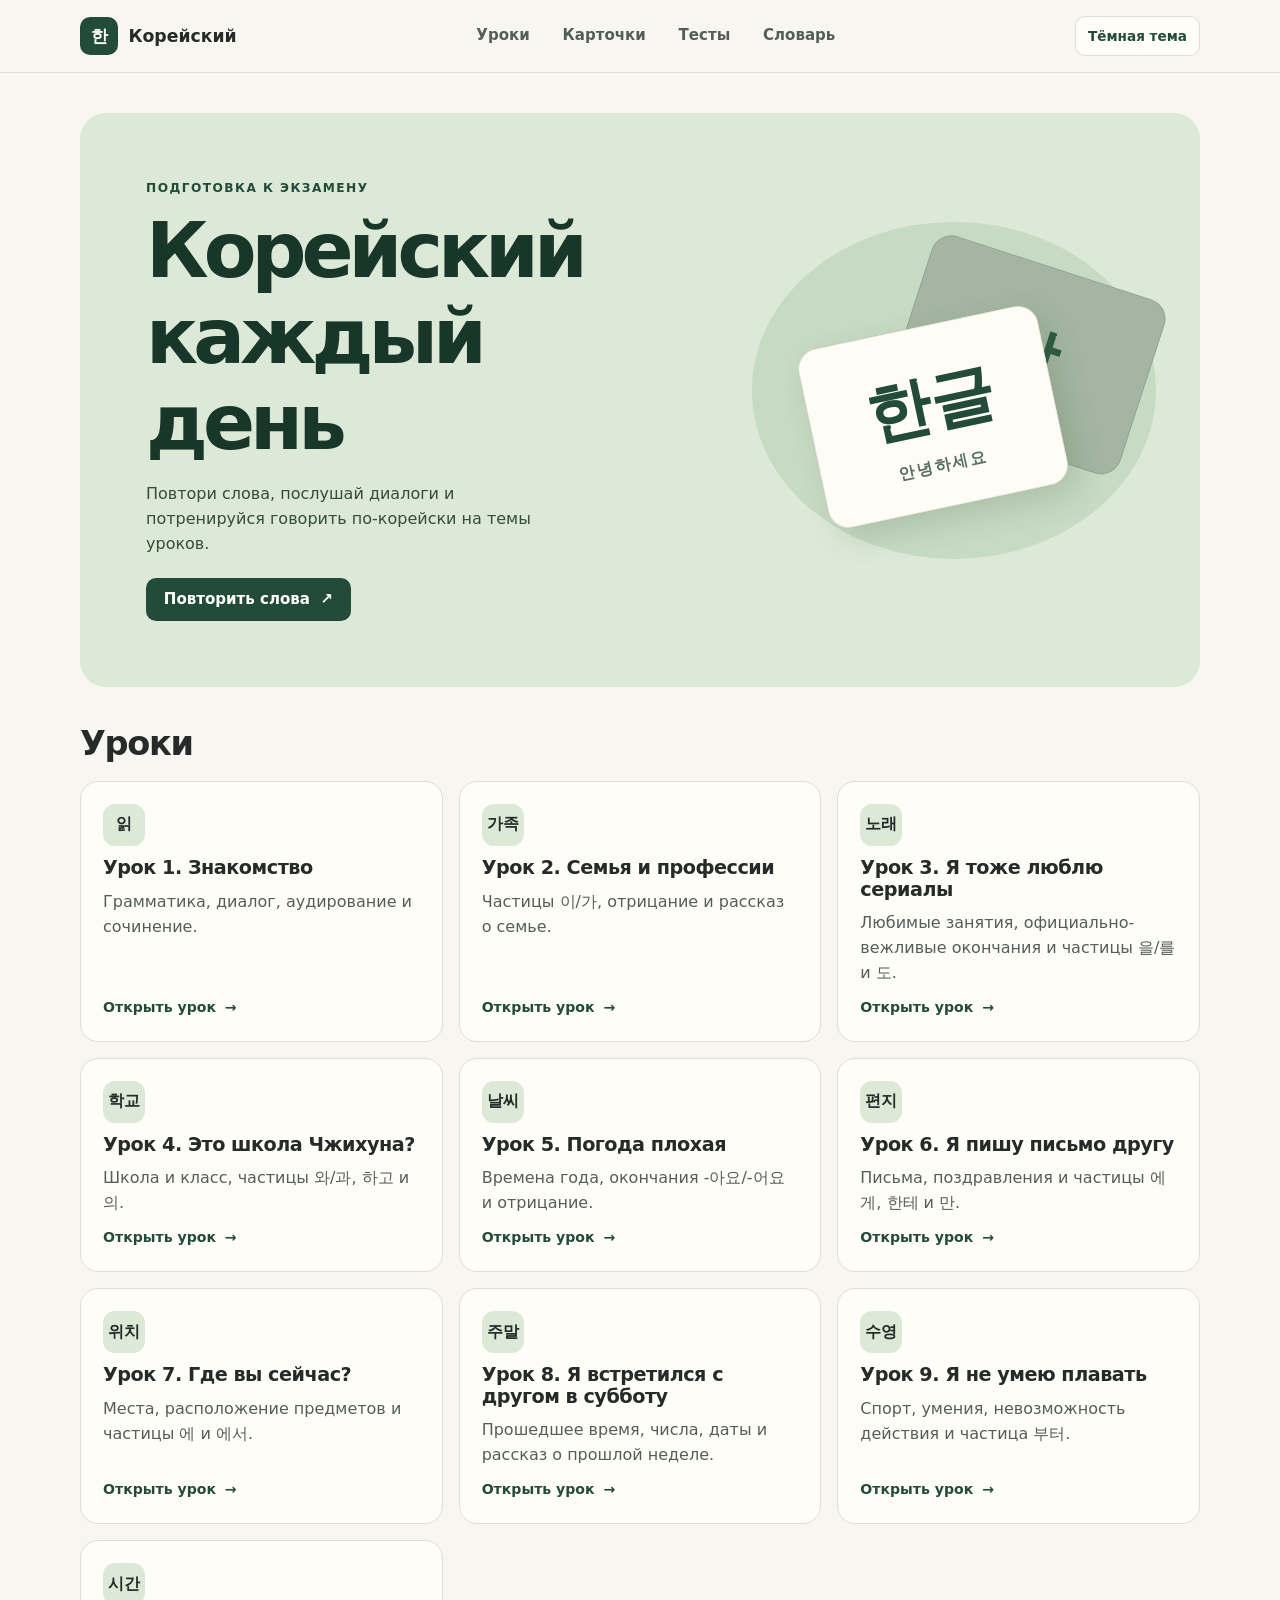
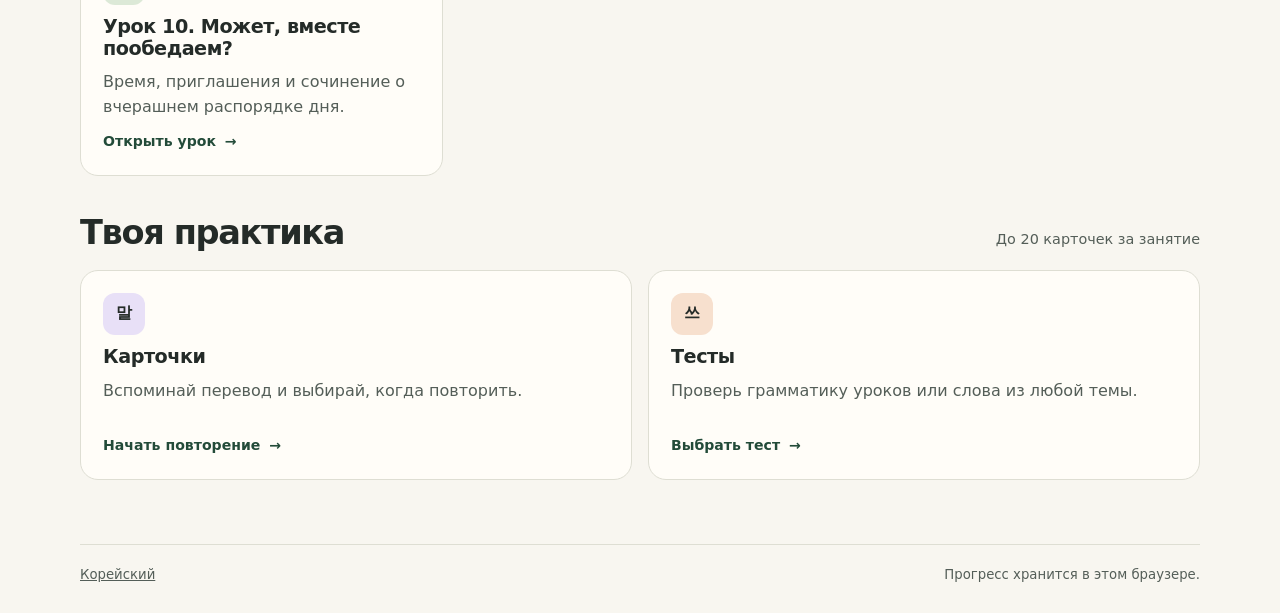
<file: index.html>
<!doctype html>
<html lang="ru">
<head>
  <meta charset="utf-8">
  <meta name="viewport" content="width=device-width, initial-scale=1">
  <meta name="theme-color" content="#f8f6f0">
  <meta name="description" content="Практика корейского перед экзаменом. Уроки, карточки со словами и тесты.">
  <title>Корейский · Подготовка к экзамену</title>
  <script src="theme.js"></script>
  <link rel="stylesheet" href="styles.css">
  <script src="vocabulary.js" defer></script>
  <script src="app.js" defer></script>
</head>
<body>
  <header class="top">
    <div class="shell top-inner">
      <a class="brand" href="#home"><span lang="ko" class="monogram" aria-hidden="true">한</span><span>Корейский</span></a>
      <nav aria-label="Разделы">
        <a href="#lesson">Уроки</a>
        <a href="#cards">Карточки</a>
        <a href="#tests">Тесты</a>
        <a href="#words">Словарь</a>
      </nav>
      <button type="button" class="theme-toggle" id="theme-toggle" aria-label="Тёмная тема" aria-pressed="false" hidden>Тёмная тема</button>
    </div>
  </header>

  <main class="shell" id="main">
    <section id="home" data-view>
      <div class="hero">
        <div class="hero-copy">
          <p class="eyebrow">ПОДГОТОВКА К ЭКЗАМЕНУ</p>
          <h1>Корейский<br>каждый день</h1>
          <p>Повтори слова, послушай диалоги и потренируйся говорить по-корейски на темы уроков.</p>
          <a class="button primary" href="#cards">Повторить слова <span aria-hidden="true">↗</span></a>
        </div>
        <div class="hero-art" aria-hidden="true">
          <span class="art-shadow"></span>
          <span class="art-back" lang="ko">말</span>
          <span class="art-front" lang="ko">한글<span>안녕하세요</span></span>
        </div>
      </div>
      <div class="section-heading"><h2>Уроки</h2></div>
      <div class="tiles">
        <a class="tile" href="#lesson"><span class="tile-icon" lang="ko">읽</span><h3>Урок 1. Знакомство</h3><p>Грамматика, диалог, аудирование и сочинение.</p><span class="tile-link">Открыть урок <span aria-hidden="true">→</span></span></a>
        <a class="tile" href="#lesson-02"><span class="tile-icon" lang="ko">가족</span><h3>Урок 2. Семья и профессии</h3><p>Частицы <span lang="ko">이/가</span>, отрицание и рассказ о семье.</p><span class="tile-link">Открыть урок <span aria-hidden="true">→</span></span></a>
        <a class="tile" href="#lesson-03"><span class="tile-icon" lang="ko">노래</span><h3>Урок 3. Я тоже люблю сериалы</h3><p>Любимые занятия, официально-вежливые окончания и частицы <span lang="ko">을/를</span> и <span lang="ko">도</span>.</p><span class="tile-link">Открыть урок <span aria-hidden="true">→</span></span></a>
        <a class="tile" href="#lesson-04"><span class="tile-icon" lang="ko">학교</span><h3>Урок 4. Это школа Чжихуна?</h3><p>Школа и класс, частицы <span lang="ko">와/과</span>, <span lang="ko">하고</span> и <span lang="ko">의</span>.</p><span class="tile-link">Открыть урок <span aria-hidden="true">→</span></span></a>
        <a class="tile" href="#lesson-05"><span class="tile-icon" lang="ko">날씨</span><h3>Урок 5. Погода плохая</h3><p>Времена года, окончания <span lang="ko">-아요/-어요</span> и отрицание.</p><span class="tile-link">Открыть урок <span aria-hidden="true">→</span></span></a>
        <a class="tile" href="#lesson-06"><span class="tile-icon" lang="ko">편지</span><h3>Урок 6. Я пишу письмо другу</h3><p>Письма, поздравления и частицы <span lang="ko">에게</span>, <span lang="ko">한테</span> и <span lang="ko">만</span>.</p><span class="tile-link">Открыть урок <span aria-hidden="true">→</span></span></a>
        <a class="tile" href="#lesson-07"><span class="tile-icon" lang="ko">위치</span><h3>Урок 7. Где вы сейчас?</h3><p>Места, расположение предметов и частицы <span lang="ko">에</span> и <span lang="ko">에서</span>.</p><span class="tile-link">Открыть урок <span aria-hidden="true">→</span></span></a>
        <a class="tile" href="#lesson-08"><span class="tile-icon" lang="ko">주말</span><h3>Урок 8. Я встретился с другом в субботу</h3><p>Прошедшее время, числа, даты и рассказ о прошлой неделе.</p><span class="tile-link">Открыть урок <span aria-hidden="true">→</span></span></a>
        <a class="tile" href="#lesson-09"><span class="tile-icon" lang="ko">수영</span><h3>Урок 9. Я не умею плавать</h3><p>Спорт, умения, невозможность действия и частица <span lang="ko">부터</span>.</p><span class="tile-link">Открыть урок <span aria-hidden="true">→</span></span></a>
        <a class="tile" href="#lesson-10"><span class="tile-icon" lang="ko">시간</span><h3>Урок 10. Может, вместе пообедаем?</h3><p>Время, приглашения и сочинение о вчерашнем распорядке дня.</p><span class="tile-link">Открыть урок <span aria-hidden="true">→</span></span></a>
      </div>
      <div class="section-heading"><h2>Твоя практика</h2><span id="home-review" class="muted"></span></div>
      <div class="tiles practice-tiles">
        <a class="tile" href="#cards"><span class="tile-icon lavender" lang="ko">말</span><h3>Карточки</h3><p>Вспоминай перевод и выбирай, когда повторить.</p><span class="tile-link">Начать повторение <span aria-hidden="true">→</span></span></a>
        <a class="tile" href="#tests"><span class="tile-icon apricot" lang="ko">쓰</span><h3>Тесты</h3><p>Проверь грамматику уроков или слова из любой темы.</p><span class="tile-link">Выбрать тест <span aria-hidden="true">→</span></span></a>
      </div>
    </section>

    <section id="lesson" data-view hidden>
      <nav class="lesson-nav" aria-label="Уроки">
        <a href="#lesson" aria-current="page">1. Знакомство</a>
        <a href="#lesson-02">2. Семья и профессии</a>
        <a href="#lesson-03">3. Я тоже люблю сериалы</a>
        <a href="#lesson-04">4. Это школа Чжихуна?</a>
        <a href="#lesson-05">5. Погода плохая</a>
        <a href="#lesson-06">6. Я пишу письмо другу</a>
        <a href="#lesson-07">7. Где вы сейчас?</a>
        <a href="#lesson-08">8. Я встретился с другом в субботу</a>
        <a href="#lesson-09">9. Я не умею плавать</a>
        <a href="#lesson-10">10. Может, вместе пообедаем?</a>
      </nav>
      <header class="page-heading"><p class="eyebrow" lang="ko">1과 · 자기소개</p><h1>Знакомство</h1><p>Поздоровайся, назови имя, страну и занятие. Затем задай те же вопросы собеседнику.</p></header>
      <nav class="lesson-nav" aria-label="Темы урока">
        <button type="button" data-jump="grammar">Грамматика</button>
        <button type="button" data-jump="listening">Аудирование</button>
        <button type="button" data-jump="reading">Чтение</button>
        <button type="button" data-jump="writing">Сочинение</button>
      </nav>
      <article class="panel lesson-block" id="grammar">
        <h2>Грамматика</h2>
        <div class="rules">
          <div><h3 lang="ko">은 / 는</h3><p>Показывает, о ком или о чём мы говорим. Частица пишется слитно со словом.</p>
            <p>С конечной согласной (받침) → <b lang="ko">은</b><br><span lang="ko">선생님 → 선생님은</span></p>
            <p>Без конечной согласной → <b lang="ko">는</b><br><span lang="ko">저 → 저는</span></p>
          </div>
          <div><h3 lang="ko">이에요 / 예요</h3><p>Вежливая форма <span lang="ko">이다</span>. Показывает, кто это или что это. В вопросе форма сохраняется.</p>
            <p>С конечной согласной → <b lang="ko">이에요</b><br><span lang="ko">학생 → 학생이에요.</span></p>
            <p>Без конечной согласной → <b lang="ko">예요</b><br><span lang="ko">리사 → 리사예요.</span></p>
          </div>
        </div>
        <div class="example"><b lang="ko">저는 한국 사람이에요.</b><p>Я из Кореи. <span lang="ko">는</span> выбираем по слову <span lang="ko">저</span>, а <span lang="ko">이에요</span> — по слову <span lang="ko">사람</span>. Например, <span lang="ko">미국 사람이에요</span> и <span lang="ko">러시아 사람이에요</span>.</p></div>
        <a class="button secondary" href="#tests" data-test="lesson">Проверить грамматику</a>
      </article>
      <article class="panel lesson-block" id="listening">
        <h2>Аудирование и диалог</h2>
        <p>Послушай диалог со стр. 28. Запиши имена и страны. Послушай ещё раз, чтобы понять, кто учится, и сверься с упражнениями на стр. 29.</p>
        <audio class="lesson-audio" controls preload="metadata" aria-label="Диалог первого урока">
          <source src="audio/lesson-01.mp3" type="audio/mpeg">
          <a href="audio/lesson-01.mp3" download>Скачать аудио первого урока</a>
        </audio>
        <div class="actions">
          <a class="button secondary" href="https://www.iksi.or.kr/lms/bbs/bbsFileDown.do?nttNo=7279&amp;fileNo=8163" target="_blank" rel="noopener noreferrer">Аудио по QR-коду ↗</a>
          <a class="button secondary" href="https://nuri.iksi.or.kr/front/cms/contents/layout2/learningsejong/detail.do?csCmsMastrSeq=15388&amp;menuSn=647" target="_blank" rel="noopener noreferrer">Архив издателя ↗</a>
        </div>
        <details><summary>Тренировочный диалог</summary>
          <p><b lang="ko">안녕하세요. 이름이 뭐예요?</b><br>Здравствуйте. Как вас зовут?</p>
          <p><b lang="ko">안녕하세요. 저는 리사예요.</b><br>Здравствуйте. Я Лиза.</p>
          <p><b lang="ko">어느 나라 사람이에요?</b><br>Из какой вы страны?</p>
          <p><b lang="ko">저는 미국 사람이에요.</b><br>Я из США.</p>
          <p>Разыграй этот диалог ещё раз со своим именем и страной.</p>
        </details>
      </article>
      <article class="panel lesson-block" id="reading">
        <h2>Чтение</h2>
        <p>Прочитай текст и назови страну и занятие каждого человека.</p>
        <blockquote lang="ko">안녕하세요? 저는 이지훈이에요. 한국 사람이에요. 저는 학생이에요.<br>리사 씨예요. 친구예요. 미국 사람이에요. 리사 씨는 영어 선생님이에요.</blockquote>
        <details><summary>Показать ответы</summary><p>Ли Джихун из Кореи, он студент. Лиза из США, она преподаватель английского языка.</p></details>
      </article>
      <article class="panel lesson-block" id="writing">
        <h2>Сочинение <span lang="ko">자기소개</span></h2>
        <p>Напиши четыре короткие фразы о себе. Поздоровайся, назови имя, страну и занятие. Затем прочитай текст вслух.</p>
        <details><summary>План и пример</summary>
          <ol>
            <li>Приветствие — <span lang="ko">안녕하세요.</span></li>
            <li>Имя — <span lang="ko">저는 [имя]이에요/예요.</span></li>
            <li>Страна — <span lang="ko">[страна] 사람이에요.</span></li>
            <li>Занятие — <span lang="ko">저는 [занятие]이에요/예요.</span></li>
          </ol>
          <p lang="ko">안녕하세요. 저는 안나예요. 러시아 사람이에요. 저는 대학생이에요.</p>
        </details>
        <label for="draft">Твой черновик</label>
        <textarea id="draft" data-draft="intro-draft" rows="5" placeholder="안녕하세요." spellcheck="false"></textarea>
        <p class="muted" data-draft-status role="status">Черновик сохраняется в этом браузере.</p>
      </article>
    </section>

    <section id="lesson-02" data-view hidden>
      <nav class="lesson-nav" aria-label="Уроки">
        <a href="#lesson">1. Знакомство</a>
        <a href="#lesson-02" aria-current="page">2. Семья и профессии</a>
        <a href="#lesson-03">3. Я тоже люблю сериалы</a>
        <a href="#lesson-04">4. Это школа Чжихуна?</a>
        <a href="#lesson-05">5. Погода плохая</a>
        <a href="#lesson-06">6. Я пишу письмо другу</a>
        <a href="#lesson-07">7. Где вы сейчас?</a>
        <a href="#lesson-08">8. Я встретился с другом в субботу</a>
        <a href="#lesson-09">9. Я не умею плавать</a>
        <a href="#lesson-10">10. Может, вместе пообедаем?</a>
      </nav>
      <header class="page-heading">
        <p class="eyebrow" lang="ko">2과 · 회사원이 아니에요</p>
        <h1>Семья и профессии</h1>
        <p>Научись представлять свою семью, спрашивать о профессии и отвечать «нет, я не…».</p>
      </header>
      <nav class="lesson-nav" aria-label="Темы второго урока">
        <button type="button" data-jump="family-grammar">Грамматика</button>
        <button type="button" data-jump="family-words">Слова</button>
        <button type="button" data-jump="family-listening">Аудирование</button>
        <button type="button" data-jump="family-reading">Чтение</button>
        <button type="button" data-jump="family-writing">Сочинение</button>
      </nav>
      <article class="panel lesson-block" id="family-grammar">
        <h2>Грамматика</h2>
        <div class="rules">
          <div>
            <h3 lang="ko">이 / 가</h3>
            <p>Частица подлежащего. Пишется слитно со словом.</p>
            <p>С конечной согласной (받침) → <b lang="ko">이</b><br><span lang="ko">동생이 학생이에요.</span> — Младший брат или сестра учится.</p>
            <p>Без конечной согласной → <b lang="ko">가</b><br><span lang="ko">누나가 가수예요.</span> — Моя старшая сестра певица.</p>
          </div>
          <div>
            <h3 lang="ko">이 / 가 아니에요</h3>
            <p>Вежливая форма отрицания <span lang="ko">아니다</span>. Используй её, чтобы сказать «не являюсь» или «это не…».</p>
            <p>С конечной согласной → <b lang="ko">이 아니에요</b><br><span lang="ko">회사원이 아니에요.</span> — Я не сотрудник компании.</p>
            <p>Без конечной согласной → <b lang="ko">가 아니에요</b><br><span lang="ko">배우가 아니에요.</span> — Я не актёр.</p>
          </div>
        </div>
        <div class="example">
          <b lang="ko">아니요. 저는 회사원이 아니에요. 의사예요.</b>
          <p><span lang="ko">아니요</span> — отдельный ответ «нет». В предложении <span lang="ko">저는</span> задаёт тему «я», а <span lang="ko">회사원이 아니에요</span> отрицает профессию. Перед <span lang="ko">아니에요</span> ставь пробел.</p>
        </div>
        <a class="button secondary" href="#tests" data-test="lesson-02">Пройти тест по уроку 2</a>
      </article>
      <article class="panel lesson-block" id="family-words">
        <h2>Семья и профессии</h2>
        <p><span lang="ko">가족</span> — семья, <span lang="ko">부모님</span> — родители, <span lang="ko">아버지</span> — отец, <span lang="ko">어머니</span> — мать, <span lang="ko">동생</span> — младший брат или сестра.</p>
        <div class="rules">
          <div><h3>Если говорит парень</h3><p><b lang="ko">형</b> — старший брат<br><b lang="ko">누나</b> — старшая сестра</p></div>
          <div><h3>Если говорит девушка</h3><p><b lang="ko">오빠</b> — старший брат<br><b lang="ko">언니</b> — старшая сестра</p></div>
        </div>
        <div class="example">
          <b lang="ko">우리 가족이에요.</b>
          <p>«Это моя семья». В выражении <span lang="ko">우리 가족</span> слово <span lang="ko">우리</span> буквально означает «наш», но по-русски часто естественнее сказать «моя семья».</p>
        </div>
        <p><span lang="ko">회사원</span> — сотрудник компании, <span lang="ko">의사</span> — врач, <span lang="ko">배우</span> — актёр или актриса, <span lang="ko">가수</span> — певец или певица.</p>
        <div class="actions"><a class="button secondary" href="#cards" data-card-deck="Урок 2. Семья и профессии">Повторить слова урока</a></div>
      </article>
      <article class="panel lesson-block" id="family-listening">
        <h2>Аудирование и диалог</h2>
        <p>Послушай диалог со стр. 40–41 и выпиши названия родственников. При повторном прослушивании определи, кем работает старшая сестра.</p>
        <audio class="lesson-audio" controls preload="metadata" aria-label="Диалог второго урока">
          <source src="audio/lesson-02.mp3" type="audio/mpeg">
          <a href="audio/lesson-02.mp3" download>Скачать аудио второго урока</a>
        </audio>
        <details>
          <summary>Тренировочный диалог с переводом</summary>
          <p><b lang="ko">우리 가족이에요.</b><br>Это моя семья.</p>
          <p><b lang="ko">이 사람이 누나예요?</b><br>Это твоя старшая сестра?</p>
          <p><b lang="ko">네, 누나예요.</b><br>Да, это моя старшая сестра.</p>
          <p><b lang="ko">누나가 가수예요?</b><br>Твоя сестра певица?</p>
          <p><b lang="ko">아니요. 가수가 아니에요. 회사원이에요.</b><br>Нет, она не певица. Она работает в компании.</p>
        </details>
        <p>Ответь вслух о своей семье на вопросы <span lang="ko">이 사람이 누구예요?</span> и <span lang="ko">아버지는 선생님이에요?</span></p>
      </article>
      <article class="panel lesson-block" id="family-reading">
        <h2>Чтение</h2>
        <p>Прочитай текст по мотивам стр. 42. Кто в семье рассказчика, чем он сам занимается и кем работают его родители?</p>
        <blockquote lang="ko">제 가족 사진이에요. 우리 가족은 아버지, 어머니, 저예요.<br>아버지는 회사원이에요. 어머니는 배우예요. 가수가 아니에요.<br>저는 대학생이에요. 회사원이 아니에요.</blockquote>
        <details>
          <summary>Показать ответы</summary>
          <p>В семье трое — отец, мать и рассказчик. Отец работает в компании, мать — актриса. Рассказчик учится в университете.</p>
        </details>
      </article>
      <article class="panel lesson-block" id="family-writing">
        <h2>Сочинение «Моя семья»</h2>
        <p>Представь свою семью в 4–6 коротких фразах. Назови членов семьи, расскажи об их занятиях и включи одно предложение с <span lang="ko">이/가 아니에요</span>.</p>
        <details>
          <summary>План и пример</summary>
          <ol>
            <li>Представь семью — <span lang="ko">우리 가족이에요.</span></li>
            <li>Перечисли членов семьи — <span lang="ko">우리 가족은 [кто в семье], 저예요.</span></li>
            <li>Скажи, кто кем работает — <span lang="ko">어머니는 [профессия]이에요/예요.</span></li>
            <li>Добавь отрицание — <span lang="ko">[профессия]이/가 아니에요.</span></li>
          </ol>
          <p lang="ko">우리 가족이에요. 우리 가족은 어머니, 동생, 저예요. 어머니는 의사예요. 배우가 아니에요. 동생은 학생이에요.</p>
        </details>
        <label for="family-draft">Твой черновик</label>
        <textarea id="family-draft" data-draft="family-draft" rows="5" placeholder="우리 가족이에요." spellcheck="false"></textarea>
        <p class="muted" data-draft-status role="status">Черновик сохраняется в этом браузере.</p>
      </article>
    </section>

    <section id="lesson-03" data-view hidden>
      <nav class="lesson-nav" aria-label="Уроки">
        <a href="#lesson">1. Знакомство</a>
        <a href="#lesson-02">2. Семья и профессии</a>
        <a href="#lesson-03" aria-current="page">3. Я тоже люблю сериалы</a>
        <a href="#lesson-04">4. Это школа Чжихуна?</a>
        <a href="#lesson-05">5. Погода плохая</a>
        <a href="#lesson-06">6. Я пишу письмо другу</a>
        <a href="#lesson-07">7. Где вы сейчас?</a>
        <a href="#lesson-08">8. Я встретился с другом в субботу</a>
        <a href="#lesson-09">9. Я не умею плавать</a>
        <a href="#lesson-10">10. Может, вместе пообедаем?</a>
      </nav>
      <header class="page-heading">
        <p class="eyebrow" lang="ko">3과 · 저도 드라마를 좋아합니다</p>
        <h1>Я тоже люблю сериалы</h1>
        <p>Расскажи о любимой еде, песнях и сериалах и спроси собеседника, что ему нравится.</p>
      </header>
      <nav class="lesson-nav" aria-label="Темы третьего урока">
        <button type="button" data-jump="preferences-grammar">Грамматика</button>
        <button type="button" data-jump="preferences-words">Слова и выражения</button>
        <button type="button" data-jump="preferences-listening">Аудирование</button>
        <button type="button" data-jump="preferences-reading">Чтение</button>
        <button type="button" data-jump="preferences-writing">Сочинение</button>
      </nav>
      <article class="panel lesson-block" id="preferences-grammar">
        <h2>Грамматика</h2>
        <h3>Официально-вежливые окончания</h3>
        <p>Убери <span lang="ko">다</span> у глагола или прилагательного и посмотри, на что заканчивается основа.</p>
        <div class="rules">
          <div>
            <h3 lang="ko">-습니다 / -습니까?</h3>
            <p>После конечной согласной (<span lang="ko">받침</span>), кроме <span lang="ko">ㄹ</span>.<br><span lang="ko">먹다 → 먹습니다 / 먹습니까?</span><br><span lang="ko">듣다 → 듣습니다 / 듣습니까?</span></p>
          </div>
          <div>
            <h3 lang="ko">-ㅂ니다 / -ㅂ니까?</h3>
            <p>После гласной впиши <span lang="ko">ㅂ</span> в последний слог основы.<br><span lang="ko">가다 → 갑니다 / 갑니까?</span><br><span lang="ko">예쁘다 → 예쁩니다 / 예쁩니까?</span></p>
            <p>Если основа оканчивается на <span lang="ko">ㄹ</span>, замени её на <span lang="ko">ㅂ</span>. Например, <span lang="ko">살다 → 삽니다 / 삽니까?</span></p>
          </div>
        </div>
        <div class="example">
          <b lang="ko">한국 드라마를 좋아합니까? — 네, 좋아합니다.</b>
          <p>Вам нравятся корейские сериалы? — Да, нравятся.</p>
        </div>
        <div class="rules">
          <div>
            <h3 lang="ko">을 / 를</h3>
            <p>Частица прямого дополнения отвечает на вопрос «кого?» или «что?». После конечной согласной ставим <b lang="ko">을</b>, после гласной — <b lang="ko">를</b>.</p>
            <p><span lang="ko">밥을 먹습니다.</span> — Я ем рис.<br><span lang="ko">노래를 듣습니다.</span> — Я слушаю песни.</p>
          </div>
          <div>
            <h3 lang="ko">도</h3>
            <p>Значит «тоже» и пишется слитно со словом. Форма одна и та же после согласной и гласной. В этих примерах <span lang="ko">도</span> занимает место <span lang="ko">는</span> или <span lang="ko">를</span>.</p>
            <p><span lang="ko"><b>저도</b> 드라마를 좋아합니다.</span> — Я тоже люблю сериалы.<br><span lang="ko">저는 <b>드라마도</b> 좋아합니다.</span> — Я люблю и сериалы тоже.</p>
          </div>
        </div>
        <div class="example">
          <b lang="ko">저는 한국 음식을 좋아합니다. / 저는 한국 음식이 좋습니다.</b>
          <p>Обе фразы означают «Мне нравится корейская еда». С <span lang="ko">좋아하다</span> употребляем <span lang="ko">을/를</span>, с <span lang="ko">좋다</span> — <span lang="ko">이/가</span>.</p>
        </div>
        <a class="button secondary" href="#tests" data-test="lesson-03">Пройти тест по уроку 3</a>
      </article>
      <article class="panel lesson-block" id="preferences-words">
        <h2>Слова и выражения</h2>
        <div class="rules">
          <div>
            <h3>Повседневные занятия</h3>
            <p><b lang="ko">노래를 듣다</b> — слушать песни<br><b lang="ko">전화를 하다</b> — звонить<br><b lang="ko">여행을 가다</b> — отправляться в поездку<br><b lang="ko">밥을 먹다</b> — есть рис, принимать пищу</p>
          </div>
          <div>
            <h3>Описание</h3>
            <p><b lang="ko">크다</b> — быть большим<br><b lang="ko">작다</b> — быть маленьким<br><b lang="ko">예쁘다</b> — быть красивым<br><b lang="ko">좋다</b> — быть хорошим, нравиться</p>
          </div>
        </div>
        <div class="example">
          <b lang="ko">무슨 노래를 듣습니까?</b>
          <p>Какую песню вы слушаете? <span lang="ko">무슨</span> значит «какой» и стоит перед существительным.</p>
        </div>
        <a class="button secondary" href="#cards" data-card-deck="Урок 3. Я тоже люблю сериалы">Повторить слова урока</a>
      </article>
      <article class="panel lesson-block" id="preferences-listening">
        <h2>Аудирование и диалог</h2>
        <p>Послушай аудио урока. Что сейчас слушает Лиза? Что любит преподаватель Пак и почему?</p>
        <audio class="lesson-audio" controls preload="metadata" aria-label="Аудио третьего урока">
          <source src="audio/lesson-03.mp3" type="audio/mpeg">
        </audio>
        <div class="actions"><a class="button secondary" href="audio/lesson-03.mp3" download>Скачать MP3</a></div>
        <details>
          <summary>Ответы к аудированию</summary>
          <p>Лиза слушает корейские песни. Преподавателю Паку нравятся сериалы, потому что они очень интересные.</p>
        </details>
        <details>
          <summary>Тренировочный диалог с переводом</summary>
          <p><b lang="ko">지금 무엇을 합니까?</b><br>Что вы сейчас делаете?</p>
          <p><b lang="ko">한국 노래를 듣습니다.</b><br>Я слушаю корейские песни.</p>
          <p><b lang="ko">한국 드라마도 좋아합니까?</b><br>А корейские сериалы вам тоже нравятся?</p>
          <p><b lang="ko">네, 좋아합니다.</b><br>Да, нравятся.</p>
        </details>
      </article>
      <article class="panel lesson-block" id="preferences-reading">
        <h2>Чтение</h2>
        <p>Какое блюдо автор любит больше всего? Как он его описывает? Как часто он его ест?</p>
        <blockquote lang="ko">여러분은 한국 음식을 좋아합니까? 저는 한국 음식을 아주 좋아합니다. 비빔밥을 제일 좋아합니다.<br>비빔밥은 야채가 많습니다. 그리고 색이 예쁩니다. 그래서 저는 비빔밥을 자주 먹습니다.</blockquote>
        <details>
          <summary>Показать ответы</summary>
          <p>Больше всего автор любит пибимпап. В нём много овощей и красивые цвета. Автор часто его ест.</p>
        </details>
      </article>
      <article class="panel lesson-block" id="preferences-writing">
        <h2>Сочинение «Моя любимая еда»</h2>
        <p>Напиши 4–5 фраз о любимой еде. Назови любимое блюдо и ещё одно, которое тебе нравится. Используй <span lang="ko">을/를</span>, <span lang="ko">도</span> и окончания <span lang="ko">-ㅂ니다/-습니다</span>.</p>
        <details>
          <summary>План и пример</summary>
          <ol>
            <li>Расскажи, какую кухню любишь.</li>
            <li>Назови любимое блюдо с <span lang="ko">제일</span>.</li>
            <li>Добавь ещё одно блюдо с частицей <span lang="ko">도</span>.</li>
            <li>Опиши вкус или скажи, как часто ешь любимое блюдо.</li>
          </ol>
          <p lang="ko">저는 한국 음식을 좋아합니다. 불고기를 제일 좋아합니다. 비빔밥도 좋아합니다. 불고기를 자주 먹습니다.</p>
        </details>
        <label for="food-draft">Твой черновик</label>
        <textarea id="food-draft" data-draft="food-draft" rows="5" placeholder="저는 한국 음식을 좋아합니다." spellcheck="false"></textarea>
        <p class="muted" data-draft-status role="status">Черновик сохраняется в этом браузере.</p>
      </article>
    </section>

    <section id="lesson-04" data-view hidden>
      <nav class="lesson-nav" aria-label="Уроки">
        <a href="#lesson">1. Знакомство</a>
        <a href="#lesson-02">2. Семья и профессии</a>
        <a href="#lesson-03">3. Я тоже люблю сериалы</a>
        <a href="#lesson-04" aria-current="page">4. Это школа Чжихуна?</a>
        <a href="#lesson-05">5. Погода плохая</a>
        <a href="#lesson-06">6. Я пишу письмо другу</a>
        <a href="#lesson-07">7. Где вы сейчас?</a>
        <a href="#lesson-08">8. Я встретился с другом в субботу</a>
        <a href="#lesson-09">9. Я не умею плавать</a>
        <a href="#lesson-10">10. Может, вместе пообедаем?</a>
      </nav>
      <header class="page-heading">
        <p class="eyebrow" lang="ko">4과 · 여기가 지훈 씨의 학교입니까?</p>
        <h1>Это школа Чжихуна?</h1>
        <p>Расскажи о своей школе, опиши класс и спроси, кому принадлежат вещи.</p>
      </header>
      <nav class="lesson-nav" aria-label="Темы четвёртого урока">
        <button type="button" data-jump="school-grammar">Грамматика</button>
        <button type="button" data-jump="school-words">Слова и выражения</button>
        <button type="button" data-jump="school-listening">Аудирование</button>
        <button type="button" data-jump="school-reading">Чтение</button>
        <button type="button" data-jump="school-writing">Сочинение</button>
      </nav>
      <article class="panel lesson-block" id="school-grammar">
        <h2>Грамматика</h2>
        <div class="rules">
          <div>
            <h3 lang="ko">와 / 과 · 하고</h3>
            <p>Эти частицы соединяют существительные и передают «и» или «с». Пиши частицу слитно с первым словом.</p>
            <p>После гласной → <b lang="ko">와</b><br><span lang="ko">한국어와 영어</span> — корейский и английский.<br>После конечной согласной → <b lang="ko">과</b><br><span lang="ko">책상과 의자</span> — парта и стул.</p>
            <p><b lang="ko">하고</b> подходит после любой буквы и часто звучит в разговоре. <span lang="ko">책상하고 의자</span> — парта и стул.</p>
          </div>
          <div>
            <h3 lang="ko">의</h3>
            <p>Показывает, кому принадлежит вещь. Сначала назови владельца и присоедини <b lang="ko">의</b>, затем назови вещь.</p>
            <p><span lang="ko">지훈 씨의 학교</span> — школа Чжихуна.<br><span lang="ko">리사 씨의 책상</span> — парта Лизы.</p>
            <p><span lang="ko">저의</span> часто сокращают до <b lang="ko">제</b>. <span lang="ko">제 책상</span> — моя парта.</p>
          </div>
        </div>
        <div class="example">
          <b lang="ko">교실에 책상과 의자가 있습니다. 컴퓨터는 없습니다.</b>
          <p>В классе есть парты и стулья. Компьютера нет. Частица <span lang="ko">에</span> отмечает место, а <span lang="ko">있습니다</span> и <span lang="ko">없습니다</span> означают «есть» и «нет».</p>
        </div>
        <div class="example">
          <b lang="ko">저는 친구와 같이 한국어를 공부합니다.</b>
          <p>Я учу корейский вместе с другом. <span lang="ko">친구와 같이</span> значит «вместе с другом».</p>
        </div>
        <a class="button secondary" href="#tests" data-test="lesson-04">Пройти тест по уроку 4</a>
      </article>
      <article class="panel lesson-block" id="school-words">
        <h2>Слова и выражения</h2>
        <div class="rules">
          <div>
            <h3>Школа и класс</h3>
            <p><b lang="ko">학교</b> — школа<br><b lang="ko">교실</b> — класс, аудитория<br><b lang="ko">도서관</b> — библиотека<br><b lang="ko">식당</b> — столовая, ресторан<br><b lang="ko">건물</b> — здание</p>
            <p><span lang="ko">책상</span> — парта, <span lang="ko">의자</span> — стул, <span lang="ko">칠판</span> — доска, <span lang="ko">시계</span> — часы, <span lang="ko">지도</span> — карта, <span lang="ko">컴퓨터</span> — компьютер.</p>
          </div>
          <div>
            <h3>На занятии</h3>
            <p><b lang="ko">따라 하세요.</b> — Повторяйте за мной.<br><b lang="ko">질문이 있어요.</b> — У меня есть вопрос.<br><b lang="ko">잘 모르겠어요.</b> — Я не совсем понимаю.</p>
            <p><span lang="ko">공부하다</span> — учиться, изучать. <span lang="ko">만나다</span> — встречать, встречаться. <span lang="ko">넓다</span> — быть просторным. <span lang="ko">많다</span> — быть многочисленным.</p>
          </div>
        </div>
        <div class="example">
          <b lang="ko">여기는 어디입니까? 저 건물은 도서관입니다.</b>
          <p>Что это за место? Вон то здание — библиотека. <span lang="ko">여기</span> значит «здесь», а <span lang="ko">저</span> перед существительным указывает на что-то вдали от обоих собеседников.</p>
        </div>
        <a class="button secondary" href="#cards" data-card-deck="Урок 4. Это школа Чжихуна?">Повторить слова урока</a>
      </article>
      <article class="panel lesson-block" id="school-listening">
        <h2>Аудирование и говорение</h2>
        <p>Послушай разговор Лизы и Чжихуна. Чья это школа? Как они называют здание, на которое указывают?</p>
        <audio class="lesson-audio" controls preload="metadata" aria-label="Аудио четвёртого урока">
          <source src="audio/lesson-04.mp3" type="audio/mpeg">
        </audio>
        <div class="actions"><a class="button secondary" href="audio/lesson-04.mp3" download>Скачать MP3</a></div>
        <details>
          <summary>Ответы к аудированию</summary>
          <p>Это школа Чжихуна. Здание, на которое они указывают, — библиотека.</p>
        </details>
        <details>
          <summary>Тренировочный диалог с переводом</summary>
          <p><b lang="ko">여기가 지훈 씨의 학교입니까?</b><br>Это школа Чжихуна?</p>
          <p><b lang="ko">네, 제 학교입니다.</b><br>Да, это моя школа.</p>
          <p><b lang="ko">학교에 무엇이 있습니까?</b><br>Что есть в школе?</p>
          <p><b lang="ko">도서관과 식당이 있습니다.</b><br>Есть библиотека и столовая.</p>
        </details>
        <p>Ответь вслух о своей школе. <span lang="ko">학교에 무엇이 있습니까? 무엇이 없습니까? 누구와 무엇을 합니까?</span></p>
      </article>
      <article class="panel lesson-block" id="school-reading">
        <h2>Чтение</h2>
        <p>Прочитай текст. Что есть в классе, а чего нет? Чья дальняя парта? Что изучают рассказчик и Лиза?</p>
        <blockquote lang="ko">우리 교실입니다. 교실이 넓습니다. 책상하고 의자가 많습니다. 칠판이 있습니다.<br>그리고 시계하고 지도도 있습니다. 하지만 컴퓨터는 없습니다.<br>이것은 제 책상입니다. 저것은 리사 씨의 책상입니다. 저와 리사 씨는 한국어를 공부합니다.</blockquote>
        <details>
          <summary>Показать ответы</summary>
          <p>В классе много парт и стульев. Есть доска, часы и карта. Компьютера нет. Дальняя парта принадлежит Лизе. Рассказчик и Лиза изучают корейский.</p>
        </details>
      </article>
      <article class="panel lesson-block" id="school-writing">
        <h2>Сочинение «Наш класс»</h2>
        <p>Опиши свой класс в 4–6 фразах. Скажи, какой он, что в нём есть и чего нет. Назови владельца одной вещи с помощью <span lang="ko">의</span> и соедини два предмета с помощью <span lang="ko">와/과</span> или <span lang="ko">하고</span>.</p>
        <details>
          <summary>План и пример</summary>
          <ol>
            <li>Представь класс и опиши его. <span lang="ko">우리 교실입니다. 교실이 넓습니다.</span></li>
            <li>Назови предметы, которые есть в классе, и один предмет, которого нет.</li>
            <li>Покажи на вещь и скажи, чья она. <span lang="ko">저것은 리사 씨의 책상입니다.</span></li>
          </ol>
          <p lang="ko">우리 교실입니다. 교실이 넓습니다. 칠판과 시계가 있습니다. 컴퓨터는 없습니다. 저것은 리사 씨의 책상입니다.</p>
        </details>
        <label for="school-draft">Твой черновик</label>
        <textarea id="school-draft" lang="ko" data-draft="school-draft" rows="5" placeholder="우리 교실입니다." spellcheck="false"></textarea>
        <p class="muted" data-draft-status role="status">Черновик сохраняется в этом браузере.</p>
      </article>
    </section>

    <section id="lesson-05" data-view hidden>
      <nav class="lesson-nav" aria-label="Уроки">
        <a href="#lesson">1. Знакомство</a>
        <a href="#lesson-02">2. Семья и профессии</a>
        <a href="#lesson-03">3. Я тоже люблю сериалы</a>
        <a href="#lesson-04">4. Это школа Чжихуна?</a>
        <a href="#lesson-05" aria-current="page">5. Погода плохая</a>
        <a href="#lesson-06">6. Я пишу письмо другу</a>
        <a href="#lesson-07">7. Где вы сейчас?</a>
        <a href="#lesson-08">8. Я встретился с другом в субботу</a>
        <a href="#lesson-09">9. Я не умею плавать</a>
        <a href="#lesson-10">10. Может, вместе пообедаем?</a>
      </nav>
      <header class="page-heading">
        <p class="eyebrow" lang="ko">5과 · 날씨가 좋지 않아요</p>
        <h1>Погода плохая</h1>
        <p>Спроси, какая погода, и расскажи, какое время года любишь.</p>
      </header>
      <nav class="lesson-nav" aria-label="Темы пятого урока">
        <button type="button" data-jump="weather-grammar">Грамматика</button>
        <button type="button" data-jump="weather-words">Слова и выражения</button>
        <button type="button" data-jump="weather-listening">Аудирование</button>
        <button type="button" data-jump="weather-reading">Чтение</button>
        <button type="button" data-jump="weather-writing">Сочинение</button>
      </nav>
      <article class="panel lesson-block" id="weather-grammar">
        <h2>Грамматика</h2>
        <h3 lang="ko">-아요 / -어요 / -해요</h3>
        <p>Эти формы употребляют в повседневной вежливой речи. Убери <span lang="ko">다</span> и посмотри на последнюю гласную основы.</p>
        <div class="rules">
          <div>
            <h3 lang="ko">-아요</h3>
            <p>Если последняя гласная — <b lang="ko">ㅏ</b> или <b lang="ko">ㅗ</b>.<br><span lang="ko">맑다 → 맑아요, 좋다 → 좋아요</span></p>
          </div>
          <div>
            <h3 lang="ko">-어요</h3>
            <p>После других гласных.<br><span lang="ko">먹다 → 먹어요, 있다 → 있어요, 없다 → 없어요</span></p>
          </div>
        </div>
        <div class="example">
          <b lang="ko">하다 → 해요</b>
          <p><span lang="ko">좋아하다 → 좋아해요, 공부하다 → 공부해요, 따뜻하다 → 따뜻해요</span></p>
          <p>В вопросе и ответе форма одна. <span lang="ko">날씨가 좋아요?</span> — Погода хорошая? <span lang="ko">네, 좋아요.</span> — Да, хорошая.</p>
        </div>
        <details>
          <summary>Сокращения и формы, которые нужно запомнить</summary>
          <ul>
            <li><span lang="ko">가다 → 가요</span> («идти»), <span lang="ko">오다 → 와요</span> («приходить, идти» о дожде или снеге).</li>
            <li><span lang="ko">내리다 → 내려요</span> («падать» о снеге или дожде), <span lang="ko">흐리다 → 흐려요</span> («пасмурно»). В этих словах <span lang="ko">ㅣ</span> и <span lang="ko">ㅓ</span> сливаются в <span lang="ko">ㅕ</span>.</li>
            <li>Конечная гласная <span lang="ko">ㅡ</span> выпадает. После <span lang="ko">ㅏ</span> или <span lang="ko">ㅗ</span> в предыдущем слоге ставим <span lang="ko">-아요</span>, в остальных случаях — <span lang="ko">-어요</span>. <span lang="ko">나쁘다 → 나빠요, 크다 → 커요</span>.</li>
            <li><span lang="ko">덥다 → 더워요</span> («жарко»), <span lang="ko">춥다 → 추워요</span> («холодно»). В этих формах конечная <span lang="ko">ㅂ</span> меняется на <span lang="ko">ㅜ</span>, которая сливается с <span lang="ko">ㅓ</span>.</li>
            <li><span lang="ko">어떻다 → 어때요?</span> («Как? Какой?»).</li>
          </ul>
        </details>
        <h3>Отрицание</h3>
        <div class="rules">
          <div>
            <h3 lang="ko">안</h3>
            <p>Поставь <span lang="ko">안</span> перед сказуемым и пиши его отдельно. <span lang="ko">눈이 안 와요.</span> — Снег не идёт.</p>
            <p>В глаголах вроде <span lang="ko">공부하다</span> можно поставить <span lang="ko">안</span> перед <span lang="ko">해요</span>. <span lang="ko">공부 안 해요.</span> — Я не занимаюсь.</p>
          </div>
          <div>
            <h3 lang="ko">-지 않아요</h3>
            <p>Добавь <span lang="ko">-지</span> к основе и напиши <span lang="ko">않아요</span> отдельно. <span lang="ko">오다 → 오지 않아요, 춥다 → 춥지 않아요</span>.</p>
            <p><span lang="ko">눈이 오지 않아요.</span> — Снег не идёт.</p>
          </div>
        </div>
        <div class="example">
          <b lang="ko">날씨가 안 좋아요. / 날씨가 좋지 않아요.</b>
          <p>Обе фразы означают «Погода плохая».</p>
        </div>
        <a class="button secondary" href="#tests" data-test="lesson-05">Пройти тест по уроку 5</a>
      </article>
      <article class="panel lesson-block" id="weather-words">
        <h2>Слова и выражения</h2>
        <div class="rules">
          <div>
            <h3>Четыре времени года · <span lang="ko">사계절</span></h3>
            <p><b lang="ko">봄</b> — весна · <span lang="ko">따뜻해요</span> — тепло<br><b lang="ko">여름</b> — лето · <span lang="ko">더워요</span> — жарко<br><b lang="ko">가을</b> — осень · <span lang="ko">시원해요</span> — прохладно<br><b lang="ko">겨울</b> — зима · <span lang="ko">추워요</span> — холодно</p>
          </div>
          <div>
            <h3>Погода · <span lang="ko">날씨</span></h3>
            <p><b lang="ko">하늘이 맑아요.</b> — Небо ясное.<br><b lang="ko">날씨가 흐려요.</b> — Пасмурно.<br><b lang="ko">비가 와요.</b> — Идёт дождь.<br><b lang="ko">눈이 내려요.</b> — Идёт снег.<br><b lang="ko">바람이 불어요.</b> — Дует ветер.</p>
            <p>С дождём и снегом можно использовать <span lang="ko">오다</span> и <span lang="ko">내리다</span>.</p>
          </div>
        </div>
        <div class="example">
          <b lang="ko">오늘 날씨가 어때요?</b>
          <p>Какая сегодня погода? Официально-вежливый вариант — <span lang="ko">오늘 날씨가 어떻습니까?</span></p>
        </div>
        <a class="button secondary" href="#cards" data-card-deck="Урок 5. Погода плохая">Повторить слова урока</a>
      </article>
      <article class="panel lesson-block" id="weather-listening">
        <h2>Аудирование и говорение</h2>
        <p>Послушай разговор Наташи и Чжихуна. Какая погода в Корее в последнее время? Что Наташа говорит о погоде в России?</p>
        <audio class="lesson-audio" controls preload="metadata" aria-label="Аудио пятого урока">
          <source src="audio/lesson-05.mp3" type="audio/mpeg">
        </audio>
        <div class="actions"><a class="button secondary" href="audio/lesson-05.mp3" download>Скачать MP3</a></div>
        <details>
          <summary>Ответы к аудированию</summary>
          <p>В Корее пасмурно, погода плохая. В России очень холодно и идёт снег.</p>
        </details>
        <details>
          <summary>Тренировочный диалог с переводом</summary>
          <p><b lang="ko">요즘 고향 날씨가 어때요?</b><br>Какая погода в последнее время у вас на родине?</p>
          <p><b lang="ko">추워요. 가끔 눈이 내려요.</b><br>Холодно. Иногда идёт снег.</p>
          <p><b lang="ko">무슨 계절을 좋아해요?</b><br>Какое время года вы любите?</p>
          <p><b lang="ko">저는 봄을 좋아해요.</b><br>Я люблю весну.</p>
        </details>
        <p>Ответь вслух на те же вопросы о себе и своём городе.</p>
      </article>
      <article class="panel lesson-block" id="weather-reading">
        <h2>Чтение</h2>
        <p>Прочитай текст о Корее. Когда часто идёт дождь? Как описана осень? Что происходит зимой?</p>
        <blockquote lang="ko">한국은 봄, 여름, 가을, 겨울이 있어요. 봄은 바람이 많이 불어요. 하지만 따뜻해요.<br>여름은 아주 더워요. 자주 비가 와요. 가을은 날씨가 맑아요. 춥지 않아요. 그리고 덥지 않아요.<br>겨울은 추워요. 눈도 내려요.</blockquote>
        <details>
          <summary>Показать ответы</summary>
          <p>Летом часто идёт дождь. Осенью ясно, не холодно и не жарко. Зимой холодно и идёт снег.</p>
        </details>
      </article>
      <article class="panel lesson-block" id="weather-writing">
        <h2>Сочинение «Времена года в Узбекистане и какое время года вы любите»</h2>
        <p>Опиши погоду в Узбекистане весной, летом, осенью и зимой. Затем назови любимое время года и объясни, почему оно тебе нравится. Используй формы на <span lang="ko">-아요/-어요</span> и одно отрицание с <span lang="ko">안</span> или <span lang="ko">-지 않아요</span>.</p>
        <details>
          <summary>План и пример с переводом</summary>
          <ol>
            <li>Назови четыре времени года. <span lang="ko">우즈베키스탄에는 사계절이 있어요.</span></li>
            <li>Опиши каждое. Начни предложения с <span lang="ko">봄에는, 여름에는, 가을에는, 겨울에는</span>.</li>
            <li>Скажи, какое время года любишь больше всего. <span lang="ko">저는 [계절]을 제일 좋아해요.</span> Добавь, что тебе в нём нравится.</li>
          </ol>
          <blockquote lang="ko">우즈베키스탄에는 사계절이 있어요. 봄, 여름, 가을, 겨울이에요.<br>봄에는 따뜻해요. 여름에는 아주 더워요. 비가 많이 오지 않아요. 가을에는 시원해요. 겨울에는 추워요. 가끔 눈이 와요.<br>저는 봄을 제일 좋아해요. 봄에는 꽃이 많이 피어요. 가을도 좋아해요.</blockquote>
          <p>В Узбекистане четыре времени года — весна, лето, осень и зима. Весной тепло. Летом очень жарко и дождей мало. Осенью прохладно. Зимой холодно, иногда идёт снег. Больше всего я люблю весну. Весной цветёт много цветов. Осень я тоже люблю.</p>
        </details>
        <label for="seasons-draft">Твой черновик</label>
        <textarea id="seasons-draft" lang="ko" data-draft="seasons-draft" rows="7" placeholder="우즈베키스탄에는 사계절이 있어요." spellcheck="false"></textarea>
        <p class="muted" data-draft-status role="status">Черновик сохраняется в этом браузере.</p>
      </article>
    </section>

    <section id="lesson-06" data-view hidden>
      <nav class="lesson-nav" aria-label="Уроки">
        <a href="#lesson">1. Знакомство</a>
        <a href="#lesson-02">2. Семья и профессии</a>
        <a href="#lesson-03">3. Я тоже люблю сериалы</a>
        <a href="#lesson-04">4. Это школа Чжихуна?</a>
        <a href="#lesson-05">5. Погода плохая</a>
        <a href="#lesson-06" aria-current="page">6. Я пишу письмо другу</a>
        <a href="#lesson-07">7. Где вы сейчас?</a>
        <a href="#lesson-08">8. Я встретился с другом в субботу</a>
        <a href="#lesson-09">9. Я не умею плавать</a>
        <a href="#lesson-10">10. Может, вместе пообедаем?</a>
      </nav>
      <header class="page-heading">
        <p class="eyebrow" lang="ko">6과 · 친구한테 편지를 써요</p>
        <h1>Я пишу письмо другу</h1>
        <p>Расскажи, как ты общаешься с друзьями, и напиши поздравление с днём рождения.</p>
      </header>
      <nav class="lesson-nav" aria-label="Темы шестого урока">
        <button type="button" data-jump="letter-grammar">Грамматика</button>
        <button type="button" data-jump="letter-words">Слова и выражения</button>
        <button type="button" data-jump="letter-listening">Аудирование</button>
        <button type="button" data-jump="letter-reading">Чтение</button>
        <button type="button" data-jump="letter-writing">Сочинение</button>
      </nav>
      <article class="panel lesson-block" id="letter-grammar">
        <h2>Грамматика</h2>
        <h3><span lang="ko">에게 / 한테</span> · кому?</h3>
        <p>Эти частицы показывают, кому адресовано действие. В этом уроке мы ставим их после слов, обозначающих людей. Обе пишутся слитно со словом и подходят как после гласной, так и после согласной.</p>
        <div class="rules">
          <div>
            <h3 lang="ko">에게</h3>
            <p>Нейтральная форма, часто встречается на письме.<br><b lang="ko">동생에게 책을 줘요.</b> — Я даю книгу младшему брату или младшей сестре.</p>
          </div>
          <div>
            <h3 lang="ko">한테</h3>
            <p>Обычная форма в разговоре.<br><b lang="ko">동생한테 책을 줘요.</b> — Я даю книгу младшему брату или младшей сестре.</p>
          </div>
        </div>
        <div class="example">
          <b lang="ko">리사 씨가 친구한테 편지를 써요.</b>
          <p>Лиза пишет письмо другу. <span lang="ko">리사 씨가</span> — кто пишет, <span lang="ko">친구한테</span> — кому, <span lang="ko">편지를</span> — что.</p>
        </div>
        <h3><span lang="ko">만</span> · только</h3>
        <p>Присоединяй <span lang="ko">만</span> к тому слову, которое хочешь выделить. Частица пишется слитно и может занять место <span lang="ko">이/가</span> или <span lang="ko">을/를</span>.</p>
        <ul>
          <li><span lang="ko">사진이 있어요. → 사진만 있어요.</span> — Есть фотографии. → Есть только фотографии.</li>
          <li><span lang="ko">편지를 보내요. → 편지만 보내요.</span> — Отправляю письмо. → Отправляю только письмо.</li>
        </ul>
        <details>
          <summary>Упражнение на частицы</summary>
          <ol>
            <li>Вставь <span lang="ko">가</span> и <span lang="ko">한테</span> по смыслу. «Чжиён дарит подарок Чжихуну». <span lang="ko">지연 씨___ 지훈 씨___ 선물을 줘요.</span></li>
            <li>Скажи «Я слушаю только корейские песни». <span lang="ko">저는 한국 노래___ 들어요.</span></li>
          </ol>
          <details>
            <summary>Проверить ответы</summary>
            <ol lang="ko">
              <li>지연 씨가 지훈 씨한테 선물을 줘요.</li>
              <li>저는 한국 노래만 들어요.</li>
            </ol>
          </details>
        </details>
        <a class="button secondary" href="#tests" data-test="lesson-06">Пройти тест по уроку 6</a>
      </article>
      <article class="panel lesson-block" id="letter-words">
        <h2>Слова и выражения</h2>
        <div class="rules">
          <div>
            <h3>Письма и подарки</h3>
            <p><b lang="ko">편지</b> — письмо · <b lang="ko">카드</b> — открытка · <b lang="ko">선물</b> — подарок · <b lang="ko">생일</b> — день рождения</p>
            <p><span lang="ko">쓰다 → 편지를 써요.</span> — Пишу письмо.<br><span lang="ko">보내다 → 편지를 보내요.</span> — Отправляю письмо.<br><span lang="ko">주다 → 선물을 줘요.</span> — Дарю подарок.</p>
          </div>
          <div>
            <h3>Приветствие и прощание</h3>
            <p><b lang="ko">만나서 반갑습니다.</b> — Приятно познакомиться.<br><b lang="ko">안녕히 가세요.</b> — До свидания (тому, кто уходит).<br><b lang="ko">안녕히 계세요.</b> — До свидания (тому, кто остаётся).<br><b lang="ko">또 봐요.</b> — До встречи.</p>
          </div>
        </div>
        <details>
          <summary>Благодарность и извинения</summary>
          <ul>
            <li><span lang="ko">고마워요. / 감사합니다.</span> — Спасибо. Второй вариант официально-вежливый.</li>
            <li><span lang="ko">아니에요. / 천만에요. / 별 말씀을요.</span> — Не за что.</li>
            <li><span lang="ko">미안해요. / 죄송합니다.</span> — Извините. Второй вариант более почтительный.</li>
            <li><span lang="ko">괜찮아요.</span> — Всё в порядке.</li>
            <li><span lang="ko">실례합니다.</span> — Извините (например, перед тем как спросить дорогу).</li>
          </ul>
        </details>
        <a class="button secondary" href="#cards" data-card-deck="Урок 6. Я пишу письмо другу">Повторить слова урока</a>
      </article>
      <article class="panel lesson-block" id="letter-listening">
        <h2>Аудирование и говорение</h2>
        <p>Послушай разговор Лизы и Чыонга. Как они связываются с друзьями из родного города? Зачем Лиза пишет письмо?</p>
        <audio class="lesson-audio" controls preload="metadata" aria-label="Аудио шестого урока">
          <source src="audio/lesson-06.mp3" type="audio/mpeg">
        </audio>
        <div class="actions"><a class="button secondary" href="audio/lesson-06.mp3" download>Скачать MP3</a></div>
        <details>
          <summary>Ответы к аудированию</summary>
          <p>Чыонг обычно только звонит. Лиза пишет письмо другу из родного города, чтобы поздравить с днём рождения.</p>
        </details>
        <details>
          <summary>Тренировочный диалог с переводом</summary>
          <p>Чыонг · <b lang="ko">리사 씨, 지금 뭘 해요?</b><br>Лиза, что вы сейчас делаете?</p>
          <p>Лиза · <b lang="ko">고향 친구한테 편지를 써요.</b><br>Пишу письмо другу из родного города.</p>
          <p>Лиза · <b lang="ko">고향 친구한테 자주 편지를 보내요?</b><br>Часто отправляете письма друзьям из родного города?</p>
          <p>Чыонг · <b lang="ko">아니요, 저는 보통 전화만 해요.</b><br>Нет, обычно я только звоню.</p>
        </details>
        <p>Ответь вслух. <span lang="ko">누구한테 전화해요?</span> — Кому ты звонишь? <span lang="ko">누구에게 편지를 써요?</span> — Кому ты пишешь письма?</p>
      </article>
      <article class="panel lesson-block" id="letter-reading">
        <h2>Чтение</h2>
        <p>Прочитай письмо и ответь на три вопроса.</p>
        <ol>
          <li>Кто кому пишет?</li>
          <li>Кто помогает автору письма в Корее?</li>
          <li>Что автор отправляет в подарок?</li>
        </ol>
        <blockquote lang="ko">
          <p>에바 씨에게</p>
          <p>에바 씨, 생일을 정말 축하해요. 요즘 잘 지내요? 건강도 괜찮아요?</p>
          <p>저도 한국 생활이 재미있어요. 친구들이 저를 많이 도와줘요. 그래서 별로 힘들지 않아요.</p>
          <p>제가 에바 씨한테 선물을 보내요. 한국 사진이에요. 이번에는 서울 사진만 있어요. 어때요? 서울이 정말 예뻐요.</p>
          <p>그럼 우리 또 연락해요. 안녕히 계세요.</p>
          <p>리사 드림</p>
        </blockquote>
        <details>
          <summary>Показать ответы</summary>
          <ol>
            <li>Лиза пишет Еве.</li>
            <li>Лизе в Корее помогают друзья.</li>
            <li>В этот раз Лиза отправляет только фотографии Сеула.</li>
          </ol>
        </details>
      </article>
      <article class="panel lesson-block" id="letter-writing">
        <h2>Письмо другу на день рождения</h2>
        <p>Напиши 5–7 коротких предложений. Поздоровайся, спроси, как дела, поздравь друга с днём рождения и расскажи о подарке. Укажи адресата с <span lang="ko">에게</span> или <span lang="ko">한테</span>.</p>
        <details>
          <summary>План и пример с переводом</summary>
          <ol>
            <li>Укажи, кому пишешь. <span lang="ko">야나 씨에게</span> — Яне.</li>
            <li>Спроси, как дела, и поздравь. <span lang="ko">요즘 잘 지내요? 생일을 축하해요.</span></li>
            <li>Скажи, что даришь. <span lang="ko">제가 야나 씨한테 선물을 보내요. 책이에요.</span></li>
            <li>Попрощайся и подпиши письмо. Можешь написать своё имя и добавить <span lang="ko">드림</span> («с уважением»).</li>
          </ol>
          <blockquote lang="ko">
            <p>야나 씨에게</p>
            <p>야나 씨, 안녕하세요? 요즘 잘 지내요? 생일을 정말 축하해요! 제가 야나 씨한테 선물을 보내요. 책이에요. 그럼 다음에 또 봐요.</p>
            <p>수미 드림</p>
          </blockquote>
          <p>Яне. Здравствуй, Яна! Как у тебя дела? Поздравляю с днём рождения! Отправляю тебе подарок. Это книга. До встречи! С уважением, Суми.</p>
        </details>
        <label for="letter-draft">Твой черновик</label>
        <textarea id="letter-draft" lang="ko" data-draft="letter-draft" rows="7" placeholder="야나 씨에게" spellcheck="false"></textarea>
        <p class="muted" data-draft-status role="status">Черновик сохраняется в этом браузере.</p>
      </article>
    </section>

    <section id="lesson-07" data-view hidden>
      <nav class="lesson-nav" aria-label="Уроки">
        <a href="#lesson">1. Знакомство</a>
        <a href="#lesson-02">2. Семья и профессии</a>
        <a href="#lesson-03">3. Я тоже люблю сериалы</a>
        <a href="#lesson-04">4. Это школа Чжихуна?</a>
        <a href="#lesson-05">5. Погода плохая</a>
        <a href="#lesson-06">6. Я пишу письмо другу</a>
        <a href="#lesson-07" aria-current="page">7. Где вы сейчас?</a>
        <a href="#lesson-08">8. Я встретился с другом в субботу</a>
        <a href="#lesson-09">9. Я не умею плавать</a>
        <a href="#lesson-10">10. Может, вместе пообедаем?</a>
      </nav>
      <header class="page-heading">
        <p class="eyebrow" lang="ko">7과 · 지금 어디에 있어요?</p>
        <h1>Где вы сейчас?</h1>
        <p>Спроси, где находится человек или предмет, и расскажи, где ты учишься, работаешь и отдыхаешь.</p>
      </header>
      <nav class="lesson-nav" aria-label="Темы седьмого урока">
        <button type="button" data-jump="location-grammar">Грамматика</button>
        <button type="button" data-jump="location-words">Слова и выражения</button>
        <button type="button" data-jump="location-listening">Аудирование</button>
        <button type="button" data-jump="location-reading">Чтение</button>
        <button type="button" data-jump="location-writing">Сочинение</button>
      </nav>
      <article class="panel lesson-block" id="location-grammar">
        <h2>Грамматика</h2>
        <div class="rules">
          <div>
            <h3><span lang="ko">에</span> · где находится?</h3>
            <p>Для обозначения местонахождения с <span lang="ko">있다 / 없다</span> присоедини <span lang="ko">에</span> к названию места.</p>
            <p><b lang="ko">저는 집에 있어요.</b><br>Я дома.</p>
            <p><b lang="ko">언니가 방에 없어요.</b><br>Старшей сестры нет в комнате.</p>
          </div>
          <div>
            <h3><span lang="ko">에서</span> · где делает?</h3>
            <p>Для обозначения места действия присоедини <span lang="ko">에서</span> к названию места.</p>
            <p><b lang="ko">저는 집에서 공부해요.</b><br>Я занимаюсь дома.</p>
            <p><b lang="ko">방에서 쉬어요.</b><br>Отдыхаю в комнате.</p>
          </div>
        </div>
        <p>Обе частицы пишутся слитно с названием места. Конечная согласная слова форму частицы не меняет. <span lang="ko">집에 / 집에서, 학교에 / 학교에서</span>.</p>
        <div class="example">
          <b lang="ko">휴대 전화가 어디에 있어요?</b>
          <p>Где мобильный телефон?</p>
          <b lang="ko">휴대 전화가 책상 위에 있어요.</b>
          <p>Мобильный телефон на письменном столе. <span lang="ko">책상 위</span> пишется раздельно, а <span lang="ko">에</span> присоединяется к <span lang="ko">위</span>.</p>
        </div>
        <details>
          <summary>Вставь 에 или 에서</summary>
          <ol lang="ko">
            <li>서점___ 책이 많아요.</li>
            <li>서점___ 책을 사요.</li>
            <li>공원___ 운동해요.</li>
            <li>가방___ 연필이 있어요.</li>
          </ol>
          <details>
            <summary>Проверить ответы</summary>
            <ol>
              <li><span lang="ko">서점에 책이 많아요.</span> — В книжном магазине много книг.</li>
              <li><span lang="ko">서점에서 책을 사요.</span> — Покупаю книгу в книжном магазине.</li>
              <li><span lang="ko">공원에서 운동해요.</span> — Занимаюсь спортом в парке.</li>
              <li><span lang="ko">가방에 연필이 있어요.</span> — В сумке есть карандаш.</li>
            </ol>
          </details>
        </details>
        <a class="button secondary" href="#tests" data-test="lesson-07">Пройти тест по уроку 7</a>
      </article>
      <article class="panel lesson-block" id="location-words">
        <h2>Слова и выражения</h2>
        <div class="rules">
          <div>
            <h3>Места и предметы</h3>
            <p><b lang="ko">기숙사</b> — общежитие · <b lang="ko">서점</b> — книжный магазин · <b lang="ko">도서관</b> — библиотека · <b lang="ko">방</b> — комната</p>
            <p><b lang="ko">책</b> — книга · <b lang="ko">공책</b> — тетрадь · <b lang="ko">연필</b> — карандаш · <b lang="ko">책상</b> — письменный стол · <b lang="ko">의자</b> — стул · <b lang="ko">컵</b> — чашка</p>
          </div>
          <div>
            <h3>Расположение</h3>
            <p><b lang="ko">앞</b> — перед · <b lang="ko">뒤</b> — за · <b lang="ko">옆</b> — рядом<br><b lang="ko">위</b> — на, сверху · <b lang="ko">아래</b> — под, внизу<br><b lang="ko">왼쪽</b> — слева · <b lang="ko">오른쪽</b> — справа<br><b lang="ko">사이</b> — между · <b lang="ko">가운데</b> — в центре</p>
          </div>
        </div>
        <div class="example">
          <b lang="ko">책과 공책 사이에 연필이 있어요.</b>
          <p>Карандаш между книгой и тетрадью. Соедини два ориентира частицей <span lang="ko">와/과</span> и добавь <span lang="ko">사이에</span>.</p>
          <p><span lang="ko">운동장 가운데에 나타샤 씨가 있어요.</span> — Наташа в центре спортивной площадки.</p>
        </div>
        <details>
          <summary>Примеры с расположением</summary>
          <ul>
            <li><span lang="ko">나무 앞에 있어요.</span> — Нахожусь перед деревом.</li>
            <li><span lang="ko">나무 뒤에 있어요.</span> — Нахожусь за деревом.</li>
            <li><span lang="ko">나무 옆에 있어요.</span> — Нахожусь рядом с деревом.</li>
            <li><span lang="ko">책상 위에 책이 있어요.</span> — На столе книга.</li>
            <li><span lang="ko">책상 아래에 가방이 있어요.</span> — Под столом сумка.</li>
          </ul>
        </details>
        <a class="button secondary" href="#cards" data-card-deck="Урок 7. Где вы сейчас?">Повторить слова урока</a>
      </article>
      <article class="panel lesson-block" id="location-listening">
        <h2>Аудирование и говорение</h2>
        <p>Послушай разговор Наташи и Чыонга. Где каждый из них находится? Что Наташа делает? Есть ли в магазине книги по корейскому языку?</p>
        <audio class="lesson-audio" controls preload="metadata" aria-label="Аудио седьмого урока">
          <source src="audio/lesson-07.mp3" type="audio/mpeg">
        </audio>
        <div class="actions"><a class="button secondary" href="audio/lesson-07.mp3" download>Скачать MP3</a></div>
        <details>
          <summary>Ответы к аудированию</summary>
          <p>Чыонг находится дома, Наташа — в книжном магазине. Наташа покупает книгу. В магазине есть книги по корейскому языку.</p>
        </details>
        <details>
          <summary>Тренировочный диалог с переводом</summary>
          <p><b lang="ko">지금 어디에 있어요?</b><br>Где вы сейчас?</p>
          <p><b lang="ko">저는 지금 서점에 있어요.</b><br>Сейчас я в книжном магазине.</p>
          <p><b lang="ko">거기에서 무엇을 해요?</b><br>Что вы там делаете?</p>
          <p><b lang="ko">책을 사요.</b><br>Покупаю книгу.</p>
        </details>
        <p>Ответь вслух о себе. <span lang="ko">지금 어디에 있어요?</span> — Где ты сейчас? <span lang="ko">거기에서 무엇을 해요?</span> — Что ты там делаешь?</p>
      </article>
      <article class="panel lesson-block" id="location-reading">
        <h2>Чтение</h2>
        <p>Прочитай описание комнаты Чыонга. Где он занимается? Что лежит на столе? Где находятся тетрадь и сумка?</p>
        <figure class="desk-scene">
          <div class="desk-bag" lang="ko">가방</div>
          <div class="desk-surface">
            <div class="desk-computer" lang="ko">컴퓨터</div>
            <div class="desk-items" lang="ko"><span>연필</span><span>공책</span><span>컵</span></div>
          </div>
          <figcaption>Схема к тексту, вид сверху. Сумка слева от стола, тетрадь между карандашом и чашкой.</figcaption>
        </figure>
        <blockquote lang="ko">여기는 쯔엉 씨 방입니다. 방에 책상이 있습니다. 쯔엉 씨는 여기에서 공부를 합니다. 책상 위에 컴퓨터, 공책, 연필, 컵이 있습니다. 컴퓨터 앞에 공책과 연필이 있습니다. 공책은 연필과 컵 사이에 있습니다. 책상 왼쪽에 가방이 있습니다.</blockquote>
        <ol>
          <li><span lang="ko">여기는 어디입니까?</span> — Что это за место?</li>
          <li><span lang="ko">쯔엉 씨는 책상에서 무엇을 합니까?</span> — Что Чыонг делает за столом?</li>
          <li><span lang="ko">공책은 어디에 있습니까?</span> — Где тетрадь?</li>
          <li><span lang="ko">가방은 어디에 있습니까?</span> — Где сумка?</li>
        </ol>
        <details>
          <summary>Показать ответы</summary>
          <ol>
            <li><span lang="ko">쯔엉 씨 방입니다.</span> — Это комната Чыонга.</li>
            <li><span lang="ko">책상에서 공부를 합니다.</span> — Занимается за столом.</li>
            <li><span lang="ko">공책은 연필과 컵 사이에 있습니다.</span> — Тетрадь между карандашом и чашкой.</li>
            <li><span lang="ko">가방은 책상 왼쪽에 있습니다.</span> — Сумка слева от стола.</li>
          </ol>
        </details>
      </article>
      <article class="panel lesson-block" id="location-writing">
        <h2>Сочинение «Моя комната»</h2>
        <p>Напиши 5–7 предложений. Назови предметы в своей комнате, объясни, где они находятся, и расскажи, что ты здесь делаешь. Используй <span lang="ko">에</span> для местонахождения, <span lang="ko">에서</span> для места действия и слова о расположении.</p>
        <details>
          <summary>План и пример с переводом</summary>
          <ol>
            <li>Представь комнату. <span lang="ko">여기는 제 방이에요.</span></li>
            <li>Назови мебель и вещи. <span lang="ko">방에 책상과 의자가 있어요.</span></li>
            <li>Опиши расположение двух или трёх предметов. Используй <span lang="ko">위에, 아래에, 옆에, 앞에, 사이에</span>.</li>
            <li>Скажи, что делаешь в комнате. <span lang="ko">저는 방에서 공부해요.</span></li>
          </ol>
          <blockquote lang="ko">여기는 제 방이에요. 방에 책상과 의자가 있어요. 책상 위에 컴퓨터와 공책이 있어요. 컴퓨터 앞에 공책이 있어요. 책상 아래에 가방이 있어요. 저는 방에서 한국어를 공부해요. 그리고 여기에서 쉬어요.</blockquote>
          <p>Это моя комната. В комнате есть письменный стол и стул. На столе компьютер и тетрадь. Тетрадь перед компьютером. Под столом сумка. Я учу корейский в комнате. Здесь я также отдыхаю.</p>
        </details>
        <label for="room-draft">Твой черновик</label>
        <textarea id="room-draft" lang="ko" data-draft="room-draft" rows="7" placeholder="여기는 제 방이에요." spellcheck="false"></textarea>
        <p class="muted" data-draft-status role="status">Черновик сохраняется в этом браузере.</p>
      </article>
    </section>

    <section id="lesson-08" data-view hidden>
      <nav class="lesson-nav" aria-label="Уроки">
        <a href="#lesson">1. Знакомство</a>
        <a href="#lesson-02">2. Семья и профессии</a>
        <a href="#lesson-03">3. Я тоже люблю сериалы</a>
        <a href="#lesson-04">4. Это школа Чжихуна?</a>
        <a href="#lesson-05">5. Погода плохая</a>
        <a href="#lesson-06">6. Я пишу письмо другу</a>
        <a href="#lesson-07">7. Где вы сейчас?</a>
        <a href="#lesson-08" aria-current="page">8. Я встретился с другом в субботу</a>
        <a href="#lesson-09">9. Я не умею плавать</a>
        <a href="#lesson-10">10. Может, вместе пообедаем?</a>
      </nav>
      <header class="page-heading"><p class="eyebrow" lang="ko">8과 · 토요일에 친구를 만났어요</p><h1>Я встретился с другом в субботу</h1><p>Назови дату, расскажи о прошлых выходных и напиши, что делал на прошлой неделе.</p></header>
      <nav class="lesson-nav" aria-label="Темы урока">
        <button type="button" data-jump="week-grammar">Грамматика</button>
        <button type="button" data-jump="week-words">Слова и выражения</button>
        <button type="button" data-jump="week-listening">Аудирование</button>
        <button type="button" data-jump="week-reading">Чтение</button>
        <button type="button" data-jump="week-writing">Сочинение</button>
      </nav>
      <article class="panel lesson-block" id="week-grammar">
        <h2>Грамматика</h2>
        <div class="rules">
          <div><h3 lang="ko">-았어요 / -었어요 / -했어요</h3>
            <p>Прошедшее время действия или состояния. Убери <span lang="ko">다</span> и посмотри на последнюю гласную основы.</p>
            <p><b lang="ko">ㅏ / ㅗ → -았어요</b><br><span lang="ko">찾다 → 찾았어요 · 좋다 → 좋았어요</span><br>Искал(а) · Было хорошо.</p>
            <p><b>Остальные гласные → <span lang="ko">-었어요</span></b><br><span lang="ko">먹다 → 먹었어요 · 있다 → 있었어요</span><br>Ел(а) · Было, имелось.</p>
            <p><b lang="ko">하다 → 했어요</b><br><span lang="ko">공부하다 → 공부했어요</span><br>Занимался / занималась.</p>
          </div>
          <div><h3 lang="ko">(시간)에</h3>
            <p>Добавь <span lang="ko">에</span> к дате, дню недели или другому обозначению времени. Частица отвечает на вопрос «когда?» и пишется слитно.</p>
            <p lang="ko">1월 3일에 · 토요일에 · 주말에<br>오전에 · 오후에 · 지난주에</p>
            <p>3 января · в субботу · на выходных<br>до полудня · после полудня · на прошлой неделе</p>
            <p><span lang="ko">어제, 오늘, 내일, 언제</span> обычно употребляются без <span lang="ko">에</span>: <span lang="ko">어제 친구를 만났어요.</span> — Вчера я встретился с другом.</p>
          </div>
        </div>
        <div class="example" lang="ko">가: 1월 3일에 뭘 했어요?<br>나: 가족과 산에 갔어요.</div>
        <p>— Что вы делали 3 января?<br>— Ходили с семьёй в горы.</p>
        <details>
          <summary>Сокращения и выпадение ㅡ</summary>
          <p lang="ko">가다 → 갔어요 · 오다 → 왔어요 · 만나다 → 만났어요<br>쓰다 → 썼어요 · 바쁘다 → 바빴어요 · 예쁘다 → 예뻤어요</p>
          <p>В формах <span lang="ko">쓰다, 바쁘다, 예쁘다</span> гласная <span lang="ko">ㅡ</span> выпадает. Если перед ней есть слог с <span lang="ko">ㅏ / ㅗ</span>, получается <span lang="ko">-았어요</span>; в остальных случаях — <span lang="ko">-었어요</span>.</p>
          <p lang="ko">없다 → 없었어요 · 피곤하다 → 피곤했어요<br>비가 오다 → 비가 왔어요 · 흐리다 → 흐렸어요</p>
        </details>
        <details>
          <summary>Официальный стиль в тексте для чтения</summary>
          <p>К основе прошедшего времени добавляется <span lang="ko">-습니다</span>: <span lang="ko">갔습니다, 먹었습니다, 공부했습니다</span>. Значение времени сохраняется, меняется стиль речи.</p>
          <p lang="ko">바빴어요 → 바빴습니다<br>시험이 있었어요 → 시험이 있었습니다</p>
        </details>
        <details>
          <summary>Потренируй формы и проверь ответы</summary>
          <p>Поставь в прошедшее время: <span lang="ko">빵을 먹다 · 친구한테 편지를 쓰다 · 가족을 만나다 · 가족에게 전화하다</span>.</p>
          <p lang="ko">빵을 먹었어요.<br>친구한테 편지를 썼어요.<br>가족을 만났어요.<br>가족에게 전화했어요.</p>
        </details>
        <div class="actions"><a class="button primary" href="#tests" data-test="lesson-08">Тест по уроку 8</a></div>
      </article>
      <article class="panel lesson-block" id="week-words">
        <h2>Слова и выражения</h2>
        <h3>Китайско-корейские числительные</h3>
        <p>Эта система нужна для месяцев и чисел месяца. Числа составляются из десятков и единиц: <span lang="ko">이십칠 = 이 + 십 + 칠</span> — 27.</p>
        <div class="rules">
          <div><p lang="ko">1 일 · 2 이 · 3 삼 · 4 사 · 5 오<br>6 육 · 7 칠 · 8 팔 · 9 구 · 10 십</p></div>
          <div><p lang="ko">11 십일 · 12 십이 · 13 십삼<br>20 이십 · 27 이십칠 · 29 이십구<br>86 팔십육</p></div>
        </div>
        <h3>Месяцы и даты</h3>
        <p>Дата: <b>число + <span lang="ko">월</span> + число + <span lang="ko">일</span></b>. <span lang="ko">1월 3일</span> читается <span lang="ko">일월 삼일</span> — 3 января. <span lang="ko">5월 12일</span> — <span lang="ko">오월 십이일</span>, 12 мая.</p>
        <div class="rules">
          <div><p lang="ko">1월 일월 · 2월 이월 · 3월 삼월<br>4월 사월 · 5월 오월 · 6월 유월</p></div>
          <div><p lang="ko">7월 칠월 · 8월 팔월 · 9월 구월<br>10월 시월 · 11월 십일월 · 12월 십이월</p></div>
        </div>
        <p>Запомни особые названия: июнь — <b lang="ko">유월</b>, октябрь — <b lang="ko">시월</b>. Для часов с <span lang="ko">시</span> используется исконно корейская система: <span lang="ko">오후 다섯 시</span> — пять часов дня.</p>
        <h3>Дни недели</h3>
        <div class="rules">
          <div><p><span lang="ko">월요일</span> — понедельник<br><span lang="ko">화요일</span> — вторник<br><span lang="ko">수요일</span> — среда<br><span lang="ko">목요일</span> — четверг</p></div>
          <div><p><span lang="ko">금요일</span> — пятница<br><span lang="ko">토요일</span> — суббота<br><span lang="ko">일요일</span> — воскресенье<br><span lang="ko">주말</span> — выходные</p></div>
        </div>
        <div class="example" lang="ko">가: 오늘이 며칠이에요? — 나: 25일이에요.<br>가: 오늘이 무슨 요일이에요? — 나: 토요일이에요.<br>가: 생일이 언제예요?</div>
        <p>— Какое сегодня число? — 25-е.<br>— Какой сегодня день недели? — Суббота.<br>— Когда у вас день рождения?</p>
        <p><span lang="ko">어제</span> — вчера · <span lang="ko">지난주</span> — прошлая неделя · <span lang="ko">오전</span> — до полудня · <span lang="ko">오후</span> — после полудня · <span lang="ko">일찍</span> — рано · <span lang="ko">늦게</span> — поздно.</p>
        <div class="actions"><a class="button primary" href="#cards" data-card-deck="Урок 8. Я встретился с другом в субботу">Карточки урока 8</a></div>
      </article>
      <article class="panel lesson-block" id="week-listening">
        <h2>Аудирование</h2>
        <p>Послушай запись урока. Гаён и Чжихун говорят о выходных и дне рождения. Сначала улови тему разговора, затем послушай ещё раз и запиши даты.</p>
        <audio class="lesson-audio" controls preload="metadata" aria-label="Аудио восьмого урока"><source src="audio/lesson-08.mp3" type="audio/mpeg"></audio>
        <div class="actions"><a class="button secondary" href="audio/lesson-08.mp3" download>Скачать MP3</a></div>
        <ol>
          <li>Когда день рождения Гаён? Выбери на слух: <span lang="ko">1월 17일 · 1월 27일 · 2월 17일 · 2월 27일</span>.</li>
          <li>В какой день недели Чжихун устроил праздник? В какое время дня?</li>
          <li>Выпиши услышанные глаголы прошедшего времени. Произнеси их, затем назови начальную форму.</li>
        </ol>
        <p>Полезная фраза: <b lang="ko">주말 잘 보냈어요?</b> — Хорошо провели выходные?</p>
        <details>
          <summary>Тренировочный диалог с переводом</summary>
          <p class="muted">Дополнительный пример для устной практики.</p>
          <p><b lang="ko">가: 주말에 뭘 했어요?</b><br>Что вы делали на выходных?</p>
          <p><b lang="ko">나: 토요일에 친구를 만났어요.</b><br>В субботу я встретился с другом.</p>
          <p><b lang="ko">가: 친구와 어디에 갔어요?</b><br>Куда вы ходили с другом?</p>
          <p><b lang="ko">나: 식당에 갔어요. 같이 피자를 먹었어요.</b><br>Ходили в ресторан. Вместе ели пиццу.</p>
        </details>
        <p>Ответь о себе: <span lang="ko">지난주에 뭘 했어요? 토요일 오전에 뭘 했어요?</span> Назови день недели и два действия в прошедшем времени.</p>
      </article>
      <article class="panel lesson-block" id="week-reading">
        <h2>Чтение «Занятая неделя»</h2>
        <p>Прочитай текст и проследи за событиями в учебном календаре. Обрати внимание на окончания <span lang="ko">-았습니다 / -었습니다 / -했습니다</span>.</p>
        <blockquote lang="ko">저는 지난주에 정말 많이 바빴습니다. 5월 12일 월요일에 수업이 많았습니다. 화요일에 한국 가수의 콘서트에 갔습니다. 수요일에는 반 친구들과 식당에서 한국 음식을 먹었습니다. 그리고 금요일에 한국어 시험이 있었습니다. 그래서 목요일에 도서관에서 공부했습니다. 토요일 오전에는 집에서 청소했습니다. 오후에 고향 집에 전화했습니다. 일요일에 너무 피곤했습니다. 그래서 늦게 일어났습니다.</blockquote>
        <figure class="week-calendar">
          <figcaption>Учебная неделя из текста: 12–18 мая</figcaption>
          <ol>
            <li><b lang="ko">12 · 월요일</b><span>Много занятий</span></li>
            <li><b lang="ko">13 · 화요일</b><span>Концерт корейского певца</span></li>
            <li><b lang="ko">14 · 수요일</b><span>Корейская еда с одноклассниками</span></li>
            <li><b lang="ko">15 · 목요일</b><span>Учёба в библиотеке</span></li>
            <li><b lang="ko">16 · 금요일</b><span>Экзамен по корейскому</span></li>
            <li><b lang="ko">17 · 토요일</b><span>Уборка утром, звонок домой после полудня</span></li>
            <li><b lang="ko">18 · 일요일</b><span>Поздний подъём из-за усталости</span></li>
          </ol>
        </figure>
        <ol>
          <li><span lang="ko">언제 콘서트에 갔습니까?</span> — Когда рассказчик был на концерте?</li>
          <li><span lang="ko">목요일에 어디에서 공부했습니까?</span> — Где занимался в четверг?</li>
          <li><span lang="ko">한국어 시험이 언제 있었습니까?</span> — Когда был экзамен по корейскому?</li>
          <li><span lang="ko">토요일 오전에 뭘 했습니까?</span> — Что делал в субботу утром?</li>
        </ol>
        <details><summary>Показать ответы и перевод текста</summary>
          <ol>
            <li lang="ko">화요일에 콘서트에 갔습니다.</li>
            <li lang="ko">도서관에서 공부했습니다.</li>
            <li lang="ko">금요일에 한국어 시험이 있었습니다.</li>
            <li lang="ko">집에서 청소했습니다.</li>
          </ol>
          <p>На прошлой неделе я был очень занят. В понедельник, 12 мая, было много занятий. Во вторник я ходил на концерт корейского певца. В среду ел корейскую еду с одноклассниками в ресторане. А в пятницу был экзамен по корейскому языку. Поэтому в четверг я занимался в библиотеке. В субботу утром убирался дома. После полудня позвонил домой в родной город. В воскресенье очень устал, поэтому поздно встал.</p>
        </details>
      </article>
      <article class="panel lesson-block" id="week-writing">
        <h2>Сочинение «Моя прошлая неделя»</h2>
        <p>Напиши 5–7 предложений. Назови хотя бы три дня недели, расскажи о занятиях и отдыхе. Используй прошедшее время и <span lang="ko">에</span> после обозначений времени.</p>
        <details><summary>План и пример с переводом</summary>
          <ol>
            <li>Как прошла неделя: <span lang="ko">지난주에 조금 바빴어요.</span></li>
            <li>Что делал в будни? Назови два или три дня.</li>
            <li>Что делал на выходных утром и после полудня?</li>
            <li>Как отдыхал? Соедини предложения с <span lang="ko">그리고</span> или <span lang="ko">그래서</span>.</li>
          </ol>
          <blockquote lang="ko">저는 지난주에 조금 바빴어요. 월요일에 한국어를 공부했어요. 화요일에 친구를 만났어요. 수요일에 친구와 식당에서 한국 음식을 먹었어요. 토요일 오전에 집에서 청소했어요. 오후에 가족에게 전화했어요. 그리고 일요일에는 집에서 쉬었어요.</blockquote>
          <p>На прошлой неделе я был немного занят. В понедельник учил корейский. Во вторник встретился с другом. В среду ел корейскую еду с другом в ресторане. В субботу утром убирался дома. После полудня позвонил семье. А в воскресенье отдыхал дома.</p>
        </details>
        <label for="week-draft">Твой черновик</label>
        <textarea id="week-draft" lang="ko" data-draft="week-draft" rows="7" placeholder="저는 지난주에…" spellcheck="false"></textarea>
        <p class="muted" data-draft-status role="status">Черновик сохраняется в этом браузере.</p>
      </article>
    </section>

    <section id="lesson-09" data-view hidden>
      <nav class="lesson-nav" aria-label="Уроки">
        <a href="#lesson">1. Знакомство</a>
        <a href="#lesson-02">2. Семья и профессии</a>
        <a href="#lesson-03">3. Я тоже люблю сериалы</a>
        <a href="#lesson-04">4. Это школа Чжихуна?</a>
        <a href="#lesson-05">5. Погода плохая</a>
        <a href="#lesson-06">6. Я пишу письмо другу</a>
        <a href="#lesson-07">7. Где вы сейчас?</a>
        <a href="#lesson-08">8. Я встретился с другом в субботу</a>
        <a href="#lesson-09" aria-current="page">9. Я не умею плавать</a>
        <a href="#lesson-10">10. Может, вместе пообедаем?</a>
      </nav>
      <header class="page-heading"><p class="eyebrow" lang="ko">9과 · 저는 수영을 못해요</p><h1>Я не умею плавать</h1><p>Расскажи о любимом спорте, своих умениях и о том, с какого времени ты занимаешься.</p></header>
      <nav class="lesson-nav" aria-label="Темы урока">
        <button type="button" data-jump="sport-grammar">Грамматика</button>
        <button type="button" data-jump="sport-words">Слова и выражения</button>
        <button type="button" data-jump="sport-listening">Аудирование</button>
        <button type="button" data-jump="sport-reading">Чтение</button>
        <button type="button" data-jump="sport-writing">Сочинение</button>
      </nav>
      <article class="panel lesson-block" id="sport-grammar">
        <h2>Грамматика</h2>
        <div class="rules">
          <div><h3 lang="ko">부터</h3>
            <p>Обозначает начальный момент: «с», «начиная с». Присоединяется к существительному одинаково с конечной согласной и без неё.</p>
            <p lang="ko">오늘부터 · 어제부터 · 아침부터<br>1월부터 · 9시부터 · 다음 주부터</p>
            <p>С сегодняшнего дня · со вчерашнего дня · с утра<br>С января · с девяти часов · со следующей недели</p>
            <p><span lang="ko">언제부터 한국어를 공부했어요?</span><br>С какого времени вы учите корейский?</p>
            <p><span lang="ko">1월부터 한국어를 공부했어요.</span><br>Учу корейский с января.</p>
            <p>Также обозначает, с кого начать: <span lang="ko">리사 씨부터 읽으세요.</span> — Пусть первой читает Лиза.</p>
          </div>
          <div><h3 lang="ko">-지 못하다 / 못 + глагол</h3>
            <p>Выражает невозможность действия: не умею или не могу сделать из-за обстоятельств.</p>
            <p><b>Основа глагола + <span lang="ko">-지 못해요</span></b><br><span lang="ko">먹다 → 먹지 못해요<br>가다 → 가지 못해요<br>만들다 → 만들지 못해요</span></p>
            <p><b>Короткая форма: <span lang="ko">못</span> перед глаголом</b><br><span lang="ko">못 먹어요 · 못 가요 · 못 만들어요</span><br>Не могу поесть · пойти · сделать.</p>
            <p>Пиши <span lang="ko">못</span> отдельно перед простым глаголом: <span lang="ko">밥을 못 먹어요.</span> В длинной форме также есть пробел: <span lang="ko">밥을 먹지 못해요.</span></p>
          </div>
        </div>
        <div class="example" lang="ko">저는 수영을 못해요.<br>시간이 없어요. 밥을 먹지 못해요.</div>
        <p>Я не умею плавать.<br>Нет времени. Не могу поесть.</p>
        <details><summary>Уметь хорошо, плохо и временно не мочь</summary>
          <p><span lang="ko">수영을 잘해요.</span> — Хорошо плаваю.<br><span lang="ko">수영을 잘 못해요.</span> — Плохо плаваю.<br><span lang="ko">수영을 못해요.</span> — Не умею плавать.</p>
          <p><span lang="ko">다리가 아파요. 수영을 하지 못해요.</span> — Нога болит. Не могу плавать.</p>
          <p>Сочетание <span lang="ko">못하다</span> в значении «не уметь, плохо справляться» пишется слитно: <span lang="ko">농구를 못해요.</span> Для невозможности из-за обстоятельств удобно использовать длинную форму: <span lang="ko">농구를 하지 못해요.</span></p>
          <p>Сравни с отрицанием из урока 5: <span lang="ko">안 먹어요</span> — «не ем»; <span lang="ko">못 먹어요</span> — «не могу есть». Контекст объясняет причину.</p>
        </details>
        <details><summary>Официальный стиль и прошедшее время</summary>
          <p lang="ko">하지 못해요 → 하지 못합니다<br>잘 못해요 → 잘 못합니다<br>못 먹어요 → 못 먹었어요</p>
          <p>В тексте для чтения используются официальные формы. <span lang="ko">못 먹었어요</span> — «не смог(ла) поесть»: прошедшее время образуется у основного глагола.</p>
        </details>
        <details><summary>Проверь себя: закончи фразы</summary>
          <p>Вставь «не могу отправить», «не умеет играть» и «не могу встретиться»: <span lang="ko">편지를… · 농구를… · 친구를…</span></p>
          <p lang="ko">편지를 보내지 못해요. = 편지를 못 보내요.<br>농구를 하지 못해요. = 농구를 못해요.<br>친구를 만나지 못해요. = 친구를 못 만나요.</p>
        </details>
        <div class="actions"><a class="button primary" href="#tests" data-test="lesson-09">Тест по уроку 9</a></div>
      </article>
      <article class="panel lesson-block" id="sport-words">
        <h2>Слова и выражения</h2>
        <div class="rules">
          <div><h3>Спорт</h3>
            <p><span lang="ko">운동</span> — спорт<br><span lang="ko">수영</span> — плавание<br><span lang="ko">축구</span> — футбол<br><span lang="ko">농구</span> — баскетбол<br><span lang="ko">야구</span> — бейсбол</p>
          </div>
          <div><h3>Занятия и умения</h3>
            <p><span lang="ko">연습하다</span> — тренироваться<br><span lang="ko">시작하다</span> — начинать<br><span lang="ko">배우다</span> — учиться, осваивать<br><span lang="ko">가르치다</span> — учить кого-то<br><span lang="ko">선수</span> — спортсмен</p>
          </div>
        </div>
        <h3>Название спорта + 하다</h3>
        <p>Можно сказать <span lang="ko">운동을 하다</span> или <span lang="ko">운동하다</span>. Обе формы обозначают занятие спортом.</p>
        <div class="example" lang="ko">수영을 해요. = 수영해요.<br>축구를 해요. = 축구해요.<br>농구를 해요. = 농구해요.<br>야구를 해요. = 야구해요.</div>
        <p>Плаваю. Играю в футбол, баскетбол, бейсбол.</p>
        <p><span lang="ko">수영 연습을 해요. = 수영을 연습해요.</span> — Тренируюсь в плавании.<br><span lang="ko">축구를 연습해요.</span> — Тренируюсь в футболе.</p>
        <h3>Как часто и с какого времени?</h3>
        <p><span lang="ko">자주</span> — часто · <span lang="ko">매일</span> — каждый день · <span lang="ko">다시</span> — снова · <span lang="ko">하지만</span> — но · <span lang="ko">그때</span> — тогда.</p>
        <div class="example" lang="ko">무슨 운동을 좋아해요?<br>무슨 운동을 잘해요?<br>몇 월부터 한국어를 공부했어요?</div>
        <p>Какой спорт вы любите?<br>Каким видом спорта вы хорошо владеете?<br>С какого месяца вы учите корейский?</p>
        <p>Для чтения: <span lang="ko">운동장</span> — спортивная площадка · <span lang="ko">다리</span> — нога · <span lang="ko">아프다</span> — болеть · <span lang="ko">괜찮다</span> — быть в порядке · <span lang="ko">기분</span> — настроение.</p>
        <div class="actions"><a class="button primary" href="#cards" data-card-deck="Урок 9. Я не умею плавать">Карточки урока 9</a></div>
      </article>
      <article class="panel lesson-block" id="sport-listening">
        <h2>Аудирование</h2>
        <p>Послушай разговор Чжихуна и Чыонга о спорте. При первом прослушивании определи любимые занятия, при втором обрати внимание на умения и время начала занятий.</p>
        <audio class="lesson-audio" controls preload="metadata" aria-label="Аудио девятого урока"><source src="audio/lesson-09.mp3" type="audio/mpeg"></audio>
        <div class="actions"><a class="button secondary" href="audio/lesson-09.mp3" download>Скачать MP3</a></div>
        <ol>
          <li>Кто хорошо плавает, а кто хорошо играет в футбол?</li>
          <li>Чыонг плавает каждый день? Найди ответ в записи.</li>
          <li>Каким спортом Чжихун начал заниматься в начальной школе? Когда Чыонг начал плавать?</li>
          <li>Выпиши одну фразу с <span lang="ko">부터</span> и одну с <span lang="ko">못</span>. Повтори их вслух.</li>
        </ol>
        <p>Ориентиры для слуха: <span lang="ko">수영 · 축구 · 매일 · 초등학교 · 지난달부터</span>. <span lang="ko">초등학교</span> — начальная школа. Сначала запиши свои ответы, затем повтори нужный фрагмент записи.</p>
        <details><summary>Тренировочный диалог с переводом</summary>
          <p class="muted">Дополнительный пример для разговора о своих умениях.</p>
          <p><b lang="ko">가: 무슨 운동을 좋아해요?</b><br>Какой спорт вы любите?</p>
          <p><b lang="ko">나: 수영을 좋아해요. 하지만 잘 못해요.</b><br>Люблю плавать, но плохо получается.</p>
          <p><b lang="ko">가: 언제부터 수영을 배웠어요?</b><br>С какого времени вы учитесь плавать?</p>
          <p><b lang="ko">나: 지난달부터 배웠어요. 자주 연습해요.</b><br>Учусь с прошлого месяца. Часто тренируюсь.</p>
        </details>
        <p>Ответь о себе: <span lang="ko">무슨 운동을 잘해요? 무슨 운동을 못해요? 언제부터 시작했어요?</span></p>
      </article>
      <article class="panel lesson-block" id="sport-reading">
        <h2>Чтение «Баскетбол с Наташей»</h2>
        <p>Узнай, где друзья играют, у кого учился рассказчик и почему сейчас он сделал перерыв.</p>
        <blockquote lang="ko">
          <p>제 친구 나타샤 씨는 러시아에서 왔습니다. 나타샤 씨는 농구를 좋아합니다. 저도 농구를 좋아합니다. 그래서 우리는 자주 학교 운동장에서 농구를 합니다.</p>
          <p>나타샤 씨는 고향에서 농구 선수였습니다. 농구를 아주 잘합니다. 하지만 저는 잘 못합니다. 저는 나타샤 씨한테 농구를 많이 배웠습니다.</p>
          <p>하지만 요즘 나타샤 씨하고 농구를 못합니다. 지난주부터 제 다리가 조금 아팠습니다. 그런데 지금은 다리가 괜찮습니다. 다음 주부터 나타샤 씨하고 농구를 합니다. 그래서 기분이 좋습니다.</p>
        </blockquote>
        <p>В сочетании <span lang="ko">나타샤 씨한테 배웠습니다</span> частица <span lang="ko">한테</span> показывает, у кого учились: «учился у Наташи». В последней части <span lang="ko">다음 주부터</span> относит действие к будущему: «со следующей недели».</p>
        <ol>
          <li><span lang="ko">나타샤 씨는 무슨 운동을 좋아합니까?</span> — Какой спорт любит Наташа?</li>
          <li><span lang="ko">두 사람은 어디에서 농구를 합니까?</span> — Где они играют в баскетбол?</li>
          <li><span lang="ko">저는 농구를 잘합니까?</span> — Хорошо ли рассказчик играет в баскетбол?</li>
          <li><span lang="ko">언제부터 다리가 아팠습니까?</span> — С какого времени болела нога?</li>
          <li><span lang="ko">언제부터 다시 농구를 합니까?</span> — С какого времени друзья снова играют?</li>
        </ol>
        <details><summary>Показать ответы и перевод</summary>
          <ol>
            <li lang="ko">농구를 좋아합니다.</li>
            <li lang="ko">학교 운동장에서 농구를 합니다.</li>
            <li lang="ko">아니요. 잘 못합니다.</li>
            <li lang="ko">지난주부터 아팠습니다.</li>
            <li lang="ko">다음 주부터 다시 농구를 합니다.</li>
          </ol>
          <p>Моя подруга Наташа приехала из России. Она любит баскетбол. Я тоже люблю баскетбол. Поэтому мы часто играем на школьной спортивной площадке.</p>
          <p>У себя на родине Наташа была баскетболисткой. Она очень хорошо играет. А у меня получается плохо. Я многому научился в баскетболе у Наташи.</p>
          <p>Но в последнее время я не могу играть с Наташей. С прошлой недели у меня немного болела нога. Сейчас нога уже в порядке. Со следующей недели мы снова играем вместе. Поэтому у меня хорошее настроение.</p>
        </details>
      </article>
      <article class="panel lesson-block" id="sport-writing">
        <h2>Сочинение «Мои занятия и умения»</h2>
        <p>Напиши 5–7 предложений. Расскажи, какой спорт любишь, что хорошо умеешь и что сейчас не можешь делать. Укажи причину и время с <span lang="ko">부터</span>.</p>
        <details><summary>План и пример с переводом</summary>
          <ol>
            <li>Любимый спорт: <span lang="ko">저는 농구를 좋아해요.</span></li>
            <li>Умение: <span lang="ko">농구를 잘해요.</span> или <span lang="ko">잘 못해요.</span></li>
            <li>Что сейчас не можешь делать и почему? Используй <span lang="ko">-지 못해요</span>.</li>
            <li>С какого времени это происходит? Что делаешь сейчас?</li>
          </ol>
          <blockquote lang="ko">저는 농구를 좋아해요. 친구와 자주 농구를 해요. 하지만 요즘 농구를 하지 못해요. 지난주부터 다리가 조금 아팠어요. 그래서 지금은 집에서 쉬어요. 다음 주부터 다시 친구와 농구를 해요.</blockquote>
          <p>Я люблю баскетбол. Часто играю с другом. Но в последнее время не могу играть. С прошлой недели у меня немного болела нога. Поэтому сейчас отдыхаю дома. Со следующей недели снова играю с другом.</p>
          <p>Можно написать о времени и учёбе: <span lang="ko">요즘 일이 많아요. 그래서 운동을 하지 못해요.</span> — В последнее время много работы. Поэтому не могу заниматься спортом.</p>
        </details>
        <label for="sport-draft">Твой черновик</label>
        <textarea id="sport-draft" lang="ko" data-draft="sport-draft" rows="7" placeholder="저는 …을/를 좋아해요." spellcheck="false"></textarea>
        <p class="muted" data-draft-status role="status">Черновик сохраняется в этом браузере.</p>
      </article>
    </section>

    <section id="lesson-10" data-view hidden>
      <nav class="lesson-nav" aria-label="Уроки">
        <a href="#lesson">1. Знакомство</a>
        <a href="#lesson-02">2. Семья и профессии</a>
        <a href="#lesson-03">3. Я тоже люблю сериалы</a>
        <a href="#lesson-04">4. Это школа Чжихуна?</a>
        <a href="#lesson-05">5. Погода плохая</a>
        <a href="#lesson-06">6. Я пишу письмо другу</a>
        <a href="#lesson-07">7. Где вы сейчас?</a>
        <a href="#lesson-08">8. Я встретился с другом в субботу</a>
        <a href="#lesson-09">9. Я не умею плавать</a>
        <a href="#lesson-10" aria-current="page">10. Может, вместе пообедаем?</a>
      </nav>
      <header class="page-heading"><p class="eyebrow" lang="ko">10과 · 같이 점심을 먹을까요?</p><h1>Может, вместе пообедаем?</h1><p>Научись называть время, приглашать друзей и договариваться о встрече. Затем расскажи, как прошёл твой вчерашний день.</p></header>
      <nav class="lesson-nav" aria-label="Темы урока">
        <button type="button" data-jump="meeting-grammar">Грамматика</button>
        <button type="button" data-jump="meeting-words">Слова и время</button>
        <button type="button" data-jump="meeting-listening">Аудирование</button>
        <button type="button" data-jump="meeting-reading">Чтение</button>
        <button type="button" data-jump="routine-writing">Сочинение</button>
      </nav>
      <article class="panel lesson-block" id="meeting-grammar">
        <h2>Грамматика</h2>
        <div class="rules">
          <div><h3 lang="ko">-(으)ㄹ까요?</h3>
            <p>Спроси мнение собеседника и предложи совместное действие: «Может, …?», «… вместе?»</p>
            <p><b>С 받침: основа + 을까요?</b><br><span lang="ko">먹다 → 먹을까요?<br>읽다 → 읽을까요?</span></p>
            <p><b>Без 받침: основа + ㄹ까요?</b><br><span lang="ko">가다 → 갈까요?<br>만나다 → 만날까요?<br>운동하다 → 운동할까요?</span></p>
            <p><span lang="ko">같이 점심을 먹을까요?</span><br>Может, вместе пообедаем?</p>
          </div>
          <div><h3 lang="ko">-(으)ㅂ시다</h3>
            <p>Предложи вместе что-то сделать: «Давайте …». Подходит и как ответ на вопрос с <span lang="ko">-(으)ㄹ까요?</span></p>
            <p><b>С 받침: основа + 읍시다</b><br><span lang="ko">먹다 → 먹읍시다<br>읽다 → 읽읍시다</span></p>
            <p><b>Без 받침: основа + ㅂ시다</b><br><span lang="ko">가다 → 갑시다<br>만나다 → 만납시다<br>운동하다 → 운동합시다</span></p>
            <p><span lang="ko">일곱 시에 만납시다.</span><br>Давайте встретимся в семь часов.</p>
          </div>
        </div>
        <p>Форма <span lang="ko">-(으)ㅂ시다</span> звучит официально и подходит для предложения равным. В разговоре со старшими и начальством лучше выбрать более мягкий вопрос с <span lang="ko">-(으)ㄹ까요?</span></p>
        <details><summary>Особые формы: 쓰다, 듣다 и 만들다</summary>
          <p lang="ko">쓰다 → 쓸까요? / 씁시다<br>듣다 → 들을까요? / 들읍시다<br>만들다 → 만들까요? / 만듭시다</p>
          <p>В <span lang="ko">듣다</span> перед гласной <span lang="ko">ㄷ → ㄹ</span>. У основы на <span lang="ko">ㄹ</span> в <span lang="ko">만들까요</span> второй <span lang="ko">ㄹ</span> не добавляем, а перед <span lang="ko">ㅂ시다</span> конечный <span lang="ko">ㄹ</span> убираем.</p>
        </details>
        <h3 lang="ko">-고 — «и», «и затем»</h3>
        <p>Присоедини <span lang="ko">-고</span> прямо к основе глагола или прилагательного, чтобы перечислить действия или признаки. Правило одинаково с 받침 и без него.</p>
        <div class="example" lang="ko">저는 밥을 먹고 동생은 우유를 마셔요.<br>우리 학교는 크고 좋아요.<br>어제 숙제를 하고 책을 읽었어요.</div>
        <p>Я ем, а младший брат / сестра пьёт молоко.<br>Наша школа большая и хорошая.<br>Вчера я сделал(а) домашнее задание и почитал(а) книгу.</p>
        <p>В цепочке вчерашних действий прошедшее время обычно достаточно показать в последнем глаголе: <span lang="ko">하고 … 읽었어요</span>. В первом примере разные действующие лица; <span lang="ko">-고</span> просто соединяет два сообщения.</p>
        <details><summary>После существительного: 이고</summary>
          <p lang="ko">쯔엉 씨는 베트남 사람이고 리사 씨는 미국 사람이에요.</p>
          <p>Чыонг — вьетнамец, а Лиза — американка. Здесь соединяем предложения с <span lang="ko">이다</span>: <span lang="ko">사람이다 → 사람이고</span>.</p>
          <p>Сравни с уроком 4: <span lang="ko">책하고 공책</span> — «книга и тетрадь» (два существительных); <span lang="ko">책을 읽고 공부해요</span> — «читаю книгу и занимаюсь» (два действия).</p>
        </details>
        <details><summary>Проверь себя: приглашение и ответ</summary>
          <p>Предложи поужинать завтра вместе и ответь: «Да, хорошо. Давайте встретимся в семь».</p>
          <p lang="ko">가: 내일 같이 저녁을 먹을까요?<br>나: 네, 좋아요. 일곱 시에 만납시다.</p>
          <p>Соедини <span lang="ko">날씨가 맑아요. + 따뜻해요.</span><br><span lang="ko">날씨가 맑고 따뜻해요.</span> — Погода ясная и тёплая.</p>
        </details>
        <div class="actions"><a class="button primary" href="#tests" data-test="lesson-10">Тест по уроку 10</a></div>
      </article>
      <article class="panel lesson-block" id="meeting-words">
        <h2>Слова и время</h2>
        <div class="rules">
          <div><h3>Часы: корейские числа + 시</h3>
            <p lang="ko">1 — 한 시 · 2 — 두 시<br>3 — 세 시 · 4 — 네 시<br>5 — 다섯 시 · 6 — 여섯 시<br>7 — 일곱 시 · 8 — 여덟 시<br>9 — 아홉 시 · 10 — 열 시<br>11 — 열한 시 · 12 — 열두 시</p>
            <p>Перед <span lang="ko">시</span> меняются формы:<br><span lang="ko">하나 → 한 · 둘 → 두<br>셋 → 세 · 넷 → 네<br>열하나 → 열한 · 열둘 → 열두</span>.</p>
          </div>
          <div><h3>Минуты: китайско-корейские числа + 분</h3>
            <p lang="ko">1 — 일 분 · 2 — 이 분<br>5 — 오 분 · 9 — 구 분<br>10 — 십 분 · 12 — 십이 분<br>20 — 이십 분 · 30 — 삼십 분</p>
            <p><span lang="ko">다섯 시 삼십 분</span> — 5:30.<br>Если минут нет, достаточно часов: <span lang="ko">다섯 시</span> — 5:00. В 5:09 читаем просто <span lang="ko">구 분</span>, без нуля.</p>
          </div>
        </div>
        <h3>Прочитай время из учебника</h3>
        <div class="example" lang="ko">12:02 — 열두 시 이 분<br>7:12 — 일곱 시 십이 분<br>5:09 — 다섯 시 구 분</div>
        <p><span lang="ko">지금 몇 시예요?</span> — Который сейчас час?<br><span lang="ko">몇 시에 만날까요?</span> — Во сколько встретимся?<br><span lang="ko">오후 네 시에 만나요.</span> — Встретимся в четыре часа дня.</p>
        <p><span lang="ko">오전</span> — до полудня · <span lang="ko">오후</span> — после полудня. Время действия обозначаем частицей <span lang="ko">에</span>: <span lang="ko">일곱 시에 · 일곱 시 삼십 분에</span> — в семь / в семь тридцать.</p>
        <div class="rules">
          <div><h3>Есть ли время?</h3>
            <p><span lang="ko">시간이 있다</span> — иметь время<br><span lang="ko">시간이 없다</span> — не иметь времени<br><span lang="ko">한가하다</span> — быть свободным<br><span lang="ko">약속이 있다</span> — иметь планы, договориться о встрече</p>
            <p><span lang="ko">이번 주말에 시간이 있어요?</span><br>У тебя есть время в эти выходные?</p>
            <p><span lang="ko">미안해요. 그날 약속이 있어요.</span><br>Извини. В тот день у меня уже есть планы.</p>
          </div>
          <div><h3>Распорядок дня</h3>
            <p><span lang="ko">아침</span> — утро, завтрак<br><span lang="ko">점심</span> — обед<br><span lang="ko">저녁</span> — вечер, ужин<br><span lang="ko">일과</span> — распорядок дня<br><span lang="ko">숙제</span> — домашнее задание</p>
            <p lang="ko">아침에 학교에 가요.<br>점심에 식당에서 밥을 먹어요.<br>저녁에 집에서 쉬어요.</p>
            <p>Утром иду в школу. В обед ем в столовой. Вечером отдыхаю дома.</p>
          </div>
        </div>
        <p>Для чтения и аудирования: <span lang="ko">방학</span> — каникулы · <span lang="ko">다녀오다</span> — съездить и вернуться · <span lang="ko">아르바이트</span> — подработка · <span lang="ko">모레</span> — послезавтра · <span lang="ko">정문</span> — главный вход · <span lang="ko">맛있다</span> — быть вкусным · <span lang="ko">비싸다</span> — быть дорогим.</p>
        <div class="actions"><a class="button primary" href="#cards" data-card-deck="Урок 10. Может, вместе пообедаем?">Карточки урока 10</a></div>
      </article>
      <article class="panel lesson-block" id="meeting-listening">
        <h2>Аудирование</h2>
        <p>Послушай, как Лиза и Каён договариваются о встрече. Сначала определи общий смысл, затем выпиши день, время и место.</p>
        <audio class="lesson-audio" controls preload="metadata" aria-label="Аудио десятого урока"><source src="audio/lesson-10.mp3" type="audio/mpeg"></audio>
        <div class="actions"><a class="button secondary" href="audio/lesson-10.mp3" download>Скачать MP3</a></div>
        <ol>
          <li>Когда они договариваются встретиться: день недели, до или после полудня, во сколько?</li>
          <li>Где расположен ресторан? Как его описывают?</li>
          <li>У кого уже есть планы? Как об этом говорят?</li>
          <li>Кого ещё упоминают в разговоре? Где предлагают встретиться?</li>
        </ol>
        <p>Ориентиры для слуха: <span lang="ko">약속 · 오전 / 오후 · 몇 시 · 식당 · 정문</span>. Фраза из учебника: <span lang="ko">미안해요. 그날 약속이 있어요.</span> — «Извини, в тот день у меня уже есть планы». Проверь свои ответы повторным прослушиванием.</p>
        <details><summary>Тренировочный диалог с переводом</summary>
          <p class="muted">Дополнительный учебный пример для собственной встречи.</p>
          <p><b lang="ko">가: 내일 같이 점심을 먹을까요?</b><br>Может, завтра вместе пообедаем?</p>
          <p><b lang="ko">나: 네, 좋아요. 몇 시에 만날까요?</b><br>Да, с удовольствием. Во сколько встретимся?</p>
          <p><b lang="ko">가: 오후 한 시에 만납시다.</b><br>Давайте встретимся в час дня.</p>
          <p><b lang="ko">나: 학교 앞 식당에서 먹읍시다.</b><br>Давайте поедим в ресторане перед школой.</p>
        </details>
        <p>Ответь о себе: <span lang="ko">주말에 시간이 있어요? 친구하고 보통 몇 시에 만나요?</span> — Есть ли у тебя время в выходные? Во сколько обычно встречаешься с друзьями?</p>
      </article>
      <article class="panel lesson-block" id="meeting-reading">
        <h2>Чтение «Договоримся о встрече»</h2>
        <p>Прочитай переписку Наташи и Чжихуна. Найди, что Наташа делала на каникулах и почему друзья выбирают воскресенье.</p>
        <blockquote lang="ko">
          <p><b>나타샤:</b> 지훈 씨, 안녕하세요? 저 나타샤예요.</p>
          <p><b>지훈:</b> 나타샤 씨, 반가워요. 방학 잘 보냈어요?</p>
          <p><b>나타샤:</b> 저는 고향에 잘 다녀왔어요. 가족을 만나고 친구들하고 여행도 갔어요. 러시아에서 지훈 씨 선물을 샀어요. 우리 주말에 만날까요?</p>
          <p><b>지훈:</b> 그런데 내일은 아르바이트도 있고 오후에 친구도 만나요. 그래서 못 만나요. 우리 모레 만날까요? 일요일에 러시아 여행 이야기도 많이 합시다.</p>
        </blockquote>
        <p><span lang="ko">고향에 다녀왔어요</span> — «съездила на родину и вернулась»; <span lang="ko">가족을 만나고 … 여행도 갔어요</span> — «увиделась с семьёй и ещё съездила в путешествие». Частица <span lang="ko">도</span> добавляет занятие к уже названным.</p>
        <ol>
          <li>Куда Наташа ездила на каникулах?</li>
          <li>С кем она встретилась и с кем путешествовала?</li>
          <li>Что она купила для Чжихуна?</li>
          <li>Почему Чжихун занят завтра?</li>
          <li>На какой день он предлагает встречу и о чём хочет поговорить?</li>
        </ol>
        <details><summary>Показать ответы и перевод</summary>
          <ol>
            <li lang="ko">고향인 러시아에 다녀왔어요.</li>
            <li lang="ko">가족을 만나고 친구들하고 여행을 갔어요.</li>
            <li lang="ko">지훈 씨 선물을 샀어요.</li>
            <li lang="ko">아르바이트도 있고 오후에 친구도 만나요.</li>
            <li lang="ko">모레인 일요일에 만나요. 러시아 여행 이야기를 해요.</li>
          </ol>
          <p><b>Наташа:</b> Чжихун, здравствуйте! Это Наташа.</p>
          <p><b>Чжихун:</b> Наташа, рад тебе. Хорошо провела каникулы?</p>
          <p><b>Наташа:</b> Я хорошо съездила на родину. Увиделась с семьёй и ещё путешествовала с друзьями. В России купила тебе подарок. Может, встретимся на выходных?</p>
          <p><b>Чжихун:</b> Но завтра у меня подработка, а после обеда я ещё встречаюсь с другом. Поэтому встретиться не могу. Может, встретимся послезавтра? В воскресенье давай побольше поговорим и о твоей поездке в Россию.</p>
        </details>
      </article>
      <article class="panel lesson-block" id="routine-writing">
        <h2>Сочинение «Мой вчерашний распорядок дня»</h2>
        <p>Напиши 8–10 предложений о вчерашнем дне. Укажи время хотя бы четырёх действий и дважды соедини действия с <span lang="ko">-고</span>. Используй прошедшее время из урока 8.</p>
        <ol>
          <li>Во сколько проснулся / проснулась и позавтракал(а)?</li>
          <li>Куда пошёл / пошла утром? Когда учился / училась или работал(а)?</li>
          <li>С кем пообедал(а)? Когда вернулся / вернулась домой?</li>
          <li>Что делал(а) вечером и во сколько лёг / легла спать?</li>
        </ol>
        <p>Опоры: <span lang="ko">어제 · 아침 … 시에 · … 시 삼십 분에 · 오후 … 시에 · 저녁에 · 밤 … 시에</span>.</p>
        <details><summary>Пример сочинения и перевод</summary>
          <p class="muted">Учебный пример: замени время, места и занятия своими.</p>
          <blockquote lang="ko">
            <p>저는 어제 아침 일곱 시에 일어났어요.<br>일곱 시 삼십 분에 아침을 먹었어요.<br>여덟 시에 학교에 갔어요.<br>오전 아홉 시부터 한국어를 공부했어요.<br>낮 열두 시에 친구와 점심을 먹었어요.<br>오후 세 시에 집에 왔어요.<br>숙제를 하고 책을 읽었어요.<br>저녁 일곱 시에 저녁을 먹고 가족과 이야기했어요.<br>밤 열한 시에 잤어요.</p>
          </blockquote>
          <p>Вчера я проснулся / проснулась в семь утра. В половине восьмого позавтракал(а). В восемь пошёл / пошла в школу. С девяти утра занимался / занималась корейским. В двенадцать дня пообедал(а) с другом. В три часа дня пришёл / пришла домой. Сделал(а) домашнее задание и почитал(а) книгу. В семь вечера поужинал(а) и поговорил(а) с семьёй. В одиннадцать вечера лёг / легла спать.</p>
          <p>Для работы можно написать: <span lang="ko">여덟 시에 회사에 갔어요.</span> — В восемь пошёл / пошла на работу.</p>
        </details>
        <details><summary>Проверка перед сдачей</summary>
          <p>Есть ли <span lang="ko">어제</span>? Использованы ли формы <span lang="ko">일어났어요 · 먹었어요 · 갔어요 · 공부했어요 · 잤어요</span>? Часы записаны корейскими числами, а минуты — китайско-корейскими? После времени стоит <span lang="ko">에</span>, а после начала периода — <span lang="ko">부터</span>?</p>
          <p>Проверь связку: <span lang="ko">숙제를 하고 책을 읽었어요.</span> Первая часть получает <span lang="ko">-고</span>, последняя показывает прошедшее время.</p>
        </details>
        <label for="routine-draft">Твой черновик</label>
        <textarea id="routine-draft" lang="ko" data-draft="routine-draft" rows="10" placeholder="저는 어제 아침 … 시에 일어났어요." spellcheck="false"></textarea>
        <p class="muted" data-draft-status role="status">Черновик сохраняется в этом браузере.</p>
      </article>
    </section>

    <section id="cards" data-view hidden>
      <header class="page-heading"><h1>Карточки</h1><p>Сначала вспомни ответ, затем открой его и оцени, насколько легко вспомнил.</p></header>
      <form class="panel setup" id="card-setup">
        <label>Тема<select id="card-deck" data-decks></select></label>
        <label>Направление<select id="card-direction"><option value="ko">Корейский → русский</option><option value="ru">Русский → корейский</option></select></label>
        <p class="setup-info" id="card-availability"></p>
        <button type="submit" class="button primary">Начать занятие</button>
      </form>
      <div class="study" id="card-session" hidden></div>
    </section>

    <section id="tests" data-view hidden>
      <header class="page-heading"><h1>Тесты</h1><p>Ответь на вопросы и повтори те, в которых ошибся.</p></header>
      <form class="panel setup" id="test-setup">
        <label>Тест
          <select id="test-type">
            <option value="lesson">Урок 1 · грамматика и чтение</option>
            <option value="lesson-02">Урок 2 · семья, профессии и грамматика</option>
            <option value="lesson-03">Урок 3 · окончания, частицы и чтение</option>
            <option value="lesson-04">Урок 4 · школа, частицы и чтение</option>
            <option value="lesson-05">Урок 5 · погода, окончания и отрицание</option>
            <option value="lesson-06">Урок 6 · письмо, частицы и чтение</option>
            <option value="lesson-07">Урок 7 · местонахождение и место действия</option>
            <option value="lesson-08">Урок 8 · прошедшее время, числа и даты</option>
            <option value="lesson-09">Урок 9 · спорт, умения и 부터</option>
            <option value="lesson-10">Урок 10 · время, приглашения и -고</option>
            <option value="words">Слова · 10 вопросов</option>
          </select>
        </label>
        <label id="test-deck-label" hidden>Тема<select id="test-deck" data-decks></select></label>
        <button type="submit" class="button primary">Начать тест</button>
      </form>
      <div class="study" id="test-session" hidden></div>
    </section>

    <section id="words" data-view hidden>
      <header class="page-heading"><h1>Словарь</h1><p>Найди слово или фразу по-корейски или по-русски.</p></header>
      <div class="panel setup">
        <label>Тема<select id="word-deck" data-decks></select></label>
        <label>Поиск<input id="word-search" type="search" placeholder="Например, 친구 или друг"></label>
      </div>
      <p class="muted" id="word-count" aria-live="polite"></p>
      <ul id="word-list" class="word-list"></ul>
    </section>
    <noscript>Включи JavaScript, чтобы пользоваться карточками, тестами и словарём.</noscript>
  </main>
  <footer class="shell"><a href="#home">Корейский</a><span id="storage-status">Прогресс хранится в этом браузере.</span></footer>
</body>
</html>
</file>
<file: styles.css>
:root {
  color-scheme: light;
  --ink: #242b28;
  --muted: #545e58;
  --paper: #f8f6f0;
  --white: #fffdf8;
  --line: #deded3;
  --green: #234b39;
  --mint: #dce9d7;
  --violet: #e8e0f7;
  --orange: #f7e0ce;
  --red: #982f2f;
  --font: "Inter", "Segoe UI", "Malgun Gothic", system-ui, sans-serif;
}

:root[data-theme="dark"] {
  color-scheme: dark;
  --ink: #e6ede7;
  --muted: #afbdb3;
  --paper: #151c19;
  --white: #1e2822;
  --line: #3d4e43;
  --green: #a5d7b1;
  --mint: #2b4333;
  --violet: #3b334e;
  --orange: #49392c;
  --red: #ffb5a9;
}

.theme-toggle {
  flex-shrink: 0;
  border: 1px solid var(--line);
  border-radius: 10px;
  min-height: 40px;
  padding: .5rem .75rem;
  color: var(--green);
  background: var(--white);
  font-size: .85rem;
  font-weight: 650;
}
.theme-toggle[aria-pressed="true"] { background: var(--mint); }

* { box-sizing: border-box; }
[hidden] { display: none !important; }
html { scroll-padding-top: 92px; scroll-behavior: smooth; }
body { margin: 0; background: var(--paper); color: var(--ink); font: 1rem/1.55 var(--font); }
body, input, select, button, textarea { font-family: var(--font); }
:lang(ko) { font-family: "Noto Sans KR", "Malgun Gothic", "Apple SD Gothic Neo", system-ui, sans-serif; }
a { color: inherit; }
button, select { cursor: pointer; }
:focus-visible { outline: 3px solid #7154a3; outline-offset: 4px; }
h1, h2, h3, p { margin: 0; }
h1, h2, h3 { line-height: 1.12; }
h1 { font-size: clamp(2.75rem, 6vw, 5.5rem); letter-spacing: -.065em; }
h2 { font-size: clamp(1.45rem, 3vw, 2.1rem); letter-spacing: -.04em; }
h3 { font-size: 1.2rem; letter-spacing: -.025em; }
p + p { margin-top: .75rem; }
.muted { color: var(--muted); font-size: .9rem; }
.shell { width: min(1120px, calc(100% - 56px)); margin-inline: auto; }
.top { position: sticky; top: 0; z-index: 2; background: var(--paper); border-bottom: 1px solid var(--line); }
.top-inner { display: flex; justify-content: space-between; align-items: center; min-height: 72px; gap: 1rem; }
.brand { display: flex; align-items: center; gap: .65rem; text-decoration: none; font-size: 1.08rem; font-weight: 750; }
.monogram { color: white; background: var(--green); display: grid; place-items: center; width: 38px; height: 38px; border-radius: 10px; }
.top nav { display: flex; gap: .35rem; }
.top nav a { font-weight: 650; font-size: .94rem; padding: .55rem .85rem; border-radius: 9px; color: var(--muted); text-decoration: none; }
.top nav a:hover, .top nav a[aria-current] { color: var(--green); background: var(--mint); }
main { min-height: 67vh; padding: 40px 0 64px; }
.hero { display: grid; grid-template-columns: 1.15fr .85fr; background: var(--mint); overflow: hidden; border-radius: 26px; min-height: 405px; }
.hero-copy { position: relative; z-index: 1; padding: clamp(30px, 5.8vw, 66px); }
.eyebrow { color: var(--green); font-size: .76rem; letter-spacing: .12em; font-weight: 750; }
.hero h1 { margin: .65rem 0 1rem; color: #183629; }
.hero-copy > p:not(.eyebrow) { color: #344b3d; max-width: 400px; }
.hero-copy .button { margin-top: 1.35rem; }
.hero-art { position: relative; align-self: stretch; min-height: 240px; display: grid; place-items: center; }
.art-front, .art-back { position: absolute; display: grid; place-content: center; text-align: center; width: min(56%, 245px); aspect-ratio: 1.34; border-radius: 21px; border: 1px solid #243b3028; font-weight: 800; font-size: clamp(2rem, 5vw, 4.9rem); }
.art-back { background: #a4b6a2; color: #2d5942; transform: translate(26%, -25%) rotate(18deg); }
.art-front { background: #fefcf4; color: var(--green); transform: translate(-12%, 9%) rotate(-12deg); box-shadow: 9px 13px 29px #44634031; }
.art-front span { font-size: clamp(.72rem, 1.5vw, 1rem); letter-spacing: .13em; color: #557060; }
.art-shadow { position: absolute; border-radius: 50%; width: 85%; aspect-ratio: 1.2; background: #c7dac4; transform: translate(-2%, -3%); }
.section-heading { display: flex; justify-content: space-between; align-items: baseline; gap: 1rem; margin-block: 38px 18px; }
.tiles { display: grid; grid-template-columns: repeat(3, minmax(0, 1fr)); gap: 16px; }
.practice-tiles { grid-template-columns: repeat(2, minmax(0, 1fr)); }
.tile, .panel { background: var(--white); border: 1px solid var(--line); border-radius: 18px; }
.tile { display: flex; flex-direction: column; align-items: flex-start; gap: .7rem; min-height: 210px; padding: 22px; text-decoration: none; transition: border-color .15s, background .15s; }
.tile:hover { border-color: #7f9e87; background: #fff; }
.tile-icon { width: 42px; height: 42px; display: grid; place-items: center; border-radius: 12px; background: var(--mint); font-weight: 750; }
.tile-icon.lavender { background: var(--violet); }
.tile-icon.apricot { background: var(--orange); }
.tile p, .page-heading > p:not(.eyebrow) { color: var(--muted); }
.tile-link { margin-top: auto; color: var(--green); font-weight: 700; font-size: .88rem; }
.tile-link span { padding-left: .25rem; }
.button { display: inline-flex; align-items: center; justify-content: center; gap: .65rem; border: 1px solid transparent; border-radius: 10px; padding: .68rem 1.05rem; min-height: 43px; text-decoration: none; font: 700 .94rem/1.25 var(--font); text-align: center; }
.button.primary { background: var(--green); color: white; }
.button.primary:hover { background: #193a2b; }
.button.secondary { color: var(--green); border-color: #c4d0c1; background: var(--white); }
.button.secondary:hover { background: #eef4eb; }
.button:disabled { opacity: .53; cursor: default; }
.actions { display: flex; flex-wrap: wrap; gap: .65rem; margin-block: 1rem; align-items: center; }
.page-heading { max-width: 760px; margin-block: 4px 25px; }
.page-heading h1 { font-size: clamp(2.5rem, 6vw, 4.25rem); margin-block: .25rem .55rem; }
.panel { padding: clamp(18px, 3vw, 30px); }
.lesson-nav { display: flex; flex-wrap: wrap; gap: .5rem; margin-bottom: 20px; }
.lesson-nav :is(button, a) { display: inline-flex; align-items: center; border: 1px solid var(--line); border-radius: 20px; min-height: 40px; padding: .4rem .85rem; color: var(--green); background: var(--white); font-size: .9rem; text-decoration: none; }
.lesson-nav a[aria-current] { background: var(--mint); font-weight: 700; }
.lesson-block p + .rules { margin-top: 14px; }
.lesson-block + .lesson-block { margin-top: 16px; }
.lesson-block h2 { margin-bottom: .85rem; }
.lesson-audio { display: block; width: min(100%, 480px); margin-top: 1rem; }
.rules { display: grid; grid-template-columns: repeat(2, 1fr); gap: 14px; }
.rules > div, .example, blockquote { border-radius: 13px; background: #edf2e8; padding: 16px; }
.rules > div:nth-child(2) { background: #f0ebf8; }
.rules h3, .example b { font-size: 1.4rem; margin-bottom: .6rem; }
.example { margin-block: 14px; background: #f6f1e3; }
.example p { margin-top: .4rem; }
blockquote { margin: 1rem 0; line-height: 1.8; }
.desk-scene { display: grid; grid-template-columns: minmax(45px, .7fr) minmax(0, 4fr); gap: 12px; max-width: 620px; margin: 1.2rem 0; align-items: center; }
.desk-bag { padding: 18px 4px; border-radius: 12px; background: var(--violet); text-align: center; font-weight: 700; }
.desk-surface { border: 2px solid #d8bda4; border-radius: 12px; padding: 16px 12px; background: var(--orange); }
.desk-computer { width: 70%; margin: 0 auto 22px; border: 3px solid #667269; border-bottom-width: 9px; border-radius: 7px; padding: 12px 4px; text-align: center; background: var(--white); font-weight: 700; }
.desk-items { display: grid; grid-template-columns: repeat(3, minmax(0, 1fr)); gap: 8px; }
.desk-items span { background: var(--white); border-radius: 8px; padding: 12px 3px; text-align: center; }
.desk-scene figcaption { grid-column: 1 / -1; color: var(--muted); font-size: .9rem; }
details { margin: .85rem 0; border: 1px solid var(--line); padding: .7rem 1rem; border-radius: 10px; }
summary { cursor: pointer; color: var(--green); font-weight: 700; }
details[open] summary { margin-bottom: .65rem; }
label { font-size: .94rem; font-weight: 700; display: grid; gap: .42rem; min-width: 0; }
input, select, textarea { width: 100%; border: 1px solid #c7cbbf; background: #fffefa; border-radius: 9px; color: var(--ink); padding: .65rem .7rem; font-size: 1rem; }
textarea { margin-block: .5rem .2rem; resize: vertical; }
.setup { display: flex; flex-wrap: wrap; align-items: end; gap: 14px; }
.setup label { flex: 1 1 205px; }
.setup-info { color: var(--muted); font-size: .9rem; flex: 1 1 160px; min-height: 43px; display: flex; align-items: center; }
.study { margin-top: 18px; width: min(100%, 760px); margin-inline: auto; }
.study-head { display: flex; justify-content: space-between; align-items: center; gap: .65rem; }
.study-head button { padding: .4rem .75rem; }
progress { display: block; width: 100%; margin-top: .55rem; height: .5rem; accent-color: var(--green); }
.flash { display: grid; place-content: center; text-align: center; min-height: 212px; margin: 16px 0; padding: 22px; border-radius: 16px; background: #edf2e8; overflow-wrap: anywhere; }
.prompt { font-size: clamp(1.4rem, 4vw, 2.4rem); line-height: 1.2; }
.answer { margin-top: 1rem; padding-top: 1rem; border-top: 1px solid #c7d6c4; font-size: 1.21rem; }
.ratings { display: grid; grid-template-columns: repeat(4, 1fr); gap: 8px; }
.rating { display: flex; flex-direction: column; color: var(--ink); background: var(--mint); padding: .72rem .35rem; }
.rating:first-child { background: #f8e1d8; }
.rating:nth-child(2) { background: #f5edd2; }
.rating:last-child { background: var(--violet); }
.rating:hover { border-color: var(--green); }
.rating small { font-size: .75rem; font-weight: 500; }
.test-question { margin: 1.2rem 0 .85rem; font-size: 1.45rem; white-space: pre-line; }
.choices { display: grid; gap: .6rem; }
.choice { background: #fff; border: 1px solid var(--line); border-radius: 10px; text-align: left; padding: .75rem .9rem; font-size: 1rem; color: var(--ink); }
.choice:hover:enabled { border-color: #7d9b83; background: #f2f6ef; }
.choice:disabled { cursor: default; }
.choice.correct { background: var(--mint); border-color: #6d9479; }
.choice.incorrect { background: #f9e5dd; border-color: #b76f61; }
.feedback { margin-block: .9rem .3rem; }
.feedback.wrong { color: var(--red); }
.feedback.right { color: var(--green); }
.results { margin: .65rem 0; }
.results li { padding-block: .25rem; white-space: pre-line; }
#word-count { margin: 1rem 0 .6rem; }
.word-list { display: grid; grid-template-columns: repeat(3, minmax(0, 1fr)); gap: .75rem; list-style: none; padding: 0; margin: 0; }
.word-list li { border: 1px solid var(--line); border-radius: 12px; padding: .8rem; background: var(--white); overflow-wrap: anywhere; }
.word-list b { display: block; margin-bottom: .2rem; }
.word-list span { color: var(--muted); font-size: .88rem; }
footer { display: flex; gap: 1rem; justify-content: space-between; padding-block: 20px 28px; border-top: 1px solid var(--line); font-size: .83rem; color: var(--muted); }

.week-calendar { margin: 1.5rem 0; }
.week-calendar figcaption { margin-bottom: .65rem; color: var(--muted); font-size: .9rem; }
.week-calendar ol { display: grid; grid-template-columns: repeat(auto-fit, minmax(175px, 1fr)); gap: .65rem; padding: 0; list-style: none; }
.week-calendar li { padding: .9rem; border: 1px solid var(--line); border-radius: 12px; background: #edf2e8; }
.week-calendar b, .week-calendar span { display: block; }
.week-calendar b { margin-bottom: .45rem; }
.week-calendar span { font-size: .9rem; }

:root[data-theme="dark"] :focus-visible { outline-color: #c5acf0; }
:root[data-theme="dark"] .monogram { background: #a5d7b1; color: #152b1d; }
:root[data-theme="dark"] .hero h1 { color: #d8eddb; }
:root[data-theme="dark"] .hero-copy > p:not(.eyebrow) { color: #bacfbd; }
:root[data-theme="dark"] .art-back { background: #47654e; color: #def0df; }
:root[data-theme="dark"] .art-front { background: #26372c; border-color: #66826d; box-shadow: 9px 13px 29px #0005; }
:root[data-theme="dark"] .art-front span { color: #b4cbb8; }
:root[data-theme="dark"] .art-shadow { background: #344f3b; }
:root[data-theme="dark"] .tile:hover { background: #27362c; border-color: #73967e; }
:root[data-theme="dark"] .button.primary { color: #152b1d; }
:root[data-theme="dark"] .button.primary:hover { background: #bce7c5; }
:root[data-theme="dark"] .button.secondary { border-color: var(--line); }
:root[data-theme="dark"] .button.secondary:hover { background: #2b3c30; }
:root[data-theme="dark"] :is(.rules > div, blockquote, .flash, .week-calendar li) { background: #28392d; }
:root[data-theme="dark"] .rules > div:nth-child(2) { background: #363045; }
:root[data-theme="dark"] .example { background: #3d3827; }
:root[data-theme="dark"] .desk-surface { border-color: #806c54; }
:root[data-theme="dark"] :is(input, select, textarea) { background: #18221c; border-color: #526458; }
:root[data-theme="dark"] ::placeholder { color: #9cad9f; opacity: 1; }
:root[data-theme="dark"] .answer { border-color: var(--line); }
:root[data-theme="dark"] .rating:first-child { background: #50332e; }
:root[data-theme="dark"] .rating:nth-child(2) { background: #494126; }
:root[data-theme="dark"] .choice { background: var(--white); }
:root[data-theme="dark"] .choice:hover:enabled { background: #2b3c30; border-color: #73967e; }
:root[data-theme="dark"] .choice.correct { background: var(--mint); }
:root[data-theme="dark"] .choice.incorrect { background: #50332e; border-color: #bf8478; }

@media (max-width: 760px) {
  html { scroll-padding-top: 132px; }
  .top-inner { flex-wrap: wrap; padding-block: .6rem; gap: .5rem; }
  .top nav { order: 3; width: 100%; justify-content: center; }
  .shell { width: min(100% - 32px, 1120px); }
  main { padding-top: 24px; }
  .hero { min-height: 345px; }
  .hero-copy { padding: 29px; }
  .tiles, .word-list { grid-template-columns: repeat(2, minmax(0, 1fr)); }
}
@media (max-width: 540px) {
  html { scroll-padding-top: 118px; }
  .top-inner { position: relative; align-items: flex-start; flex-direction: column; gap: .4rem; padding-block: .6rem .35rem; }
  .brand { min-height: 40px; padding-right: 125px; }
  .theme-toggle { position: absolute; top: .6rem; right: 0; }
  .top nav { width: 100%; justify-content: space-between; gap: 0; }
  .top nav a { padding: .5rem .55rem; }
  .monogram { width: 33px; height: 33px; }
  .hero { grid-template-columns: 1fr; border-radius: 18px; }
  .hero-art { min-height: 173px; margin-top: -12px; }
  .art-shadow { width: 60%; max-height: 157px; }
  .art-front, .art-back { width: 113px; border-radius: 12px; font-size: 2.05rem; }
  .tiles, .rules { grid-template-columns: 1fr; }
  .tile { min-height: 0; padding: 17px; }
  .section-heading { flex-wrap: wrap; gap: .25rem; }
  .ratings { grid-template-columns: repeat(2, 1fr); }
  .setup .button { flex: 1 1 100%; }
  .setup-info { min-height: unset; }
  body { overflow-wrap: anywhere; }
}
@media (prefers-reduced-motion: reduce) {
  html { scroll-behavior: auto; }
  .tile { transition: none; }
}
</file>
